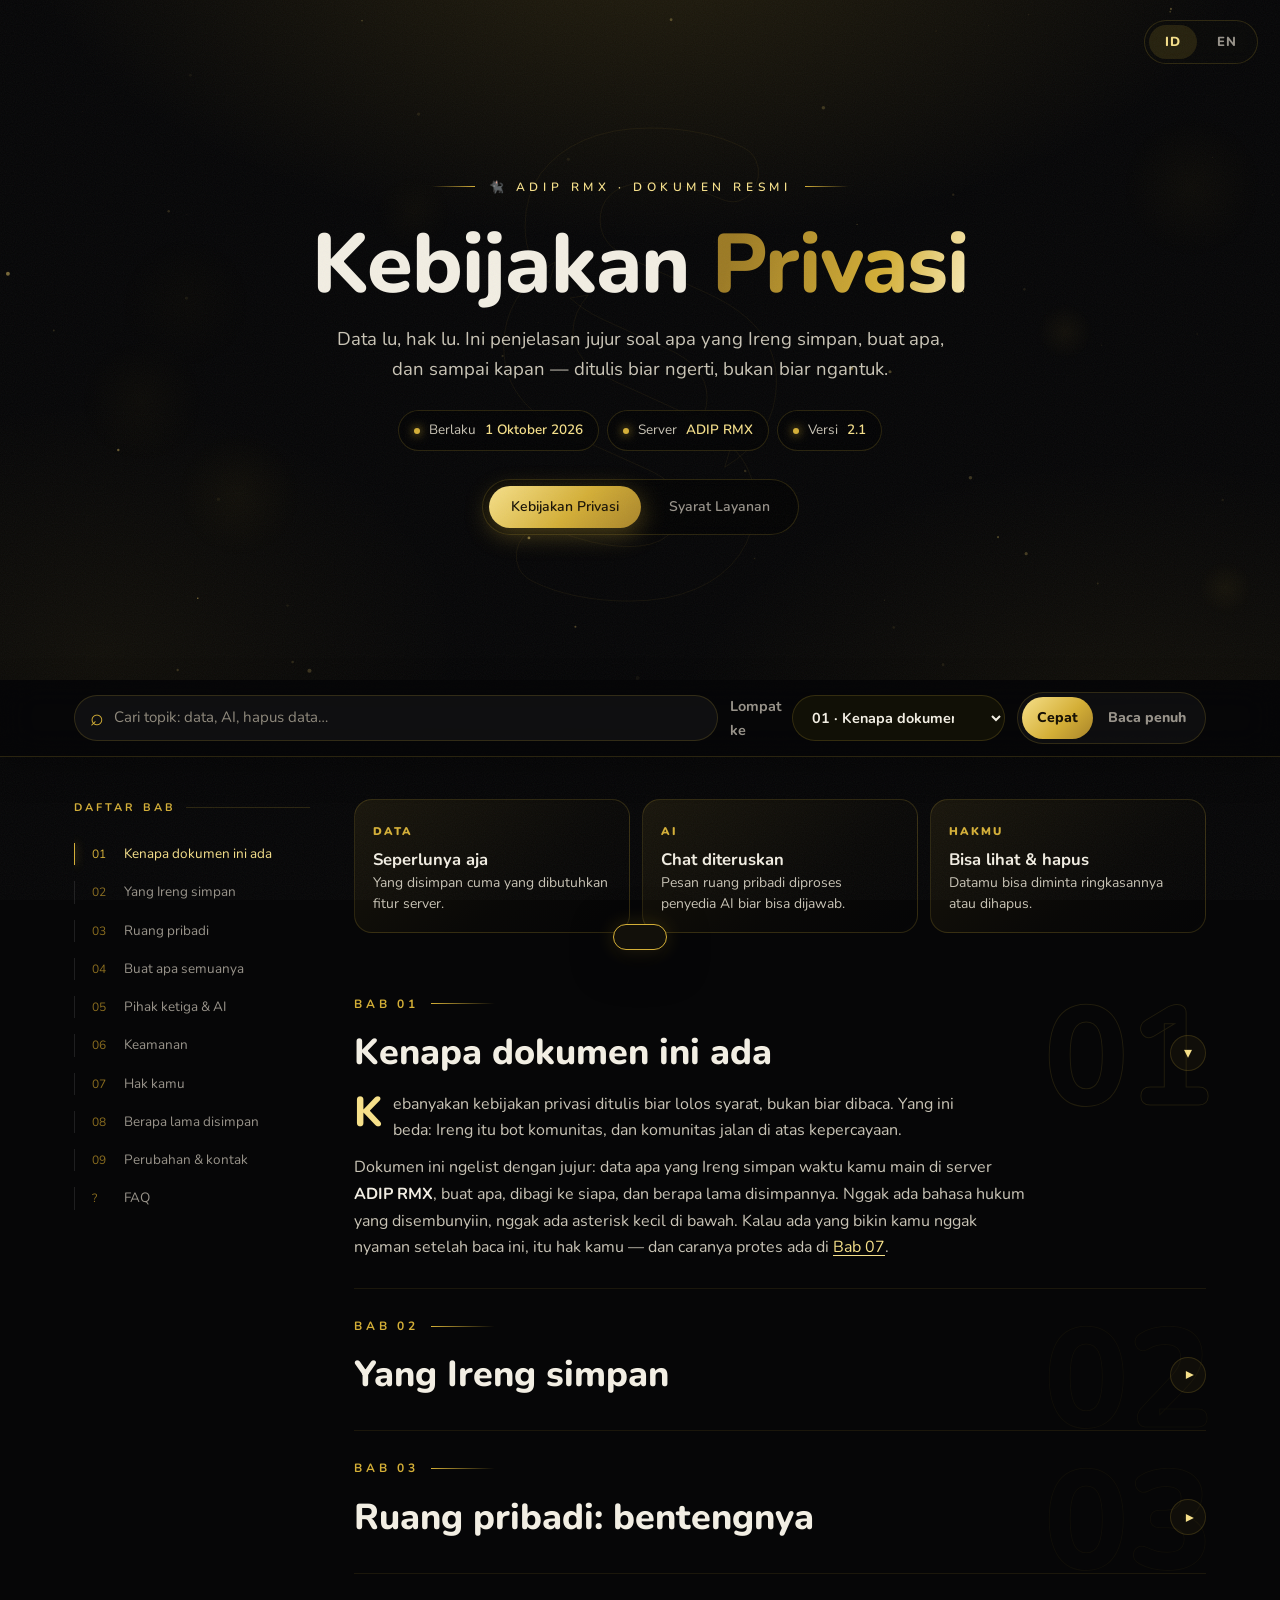
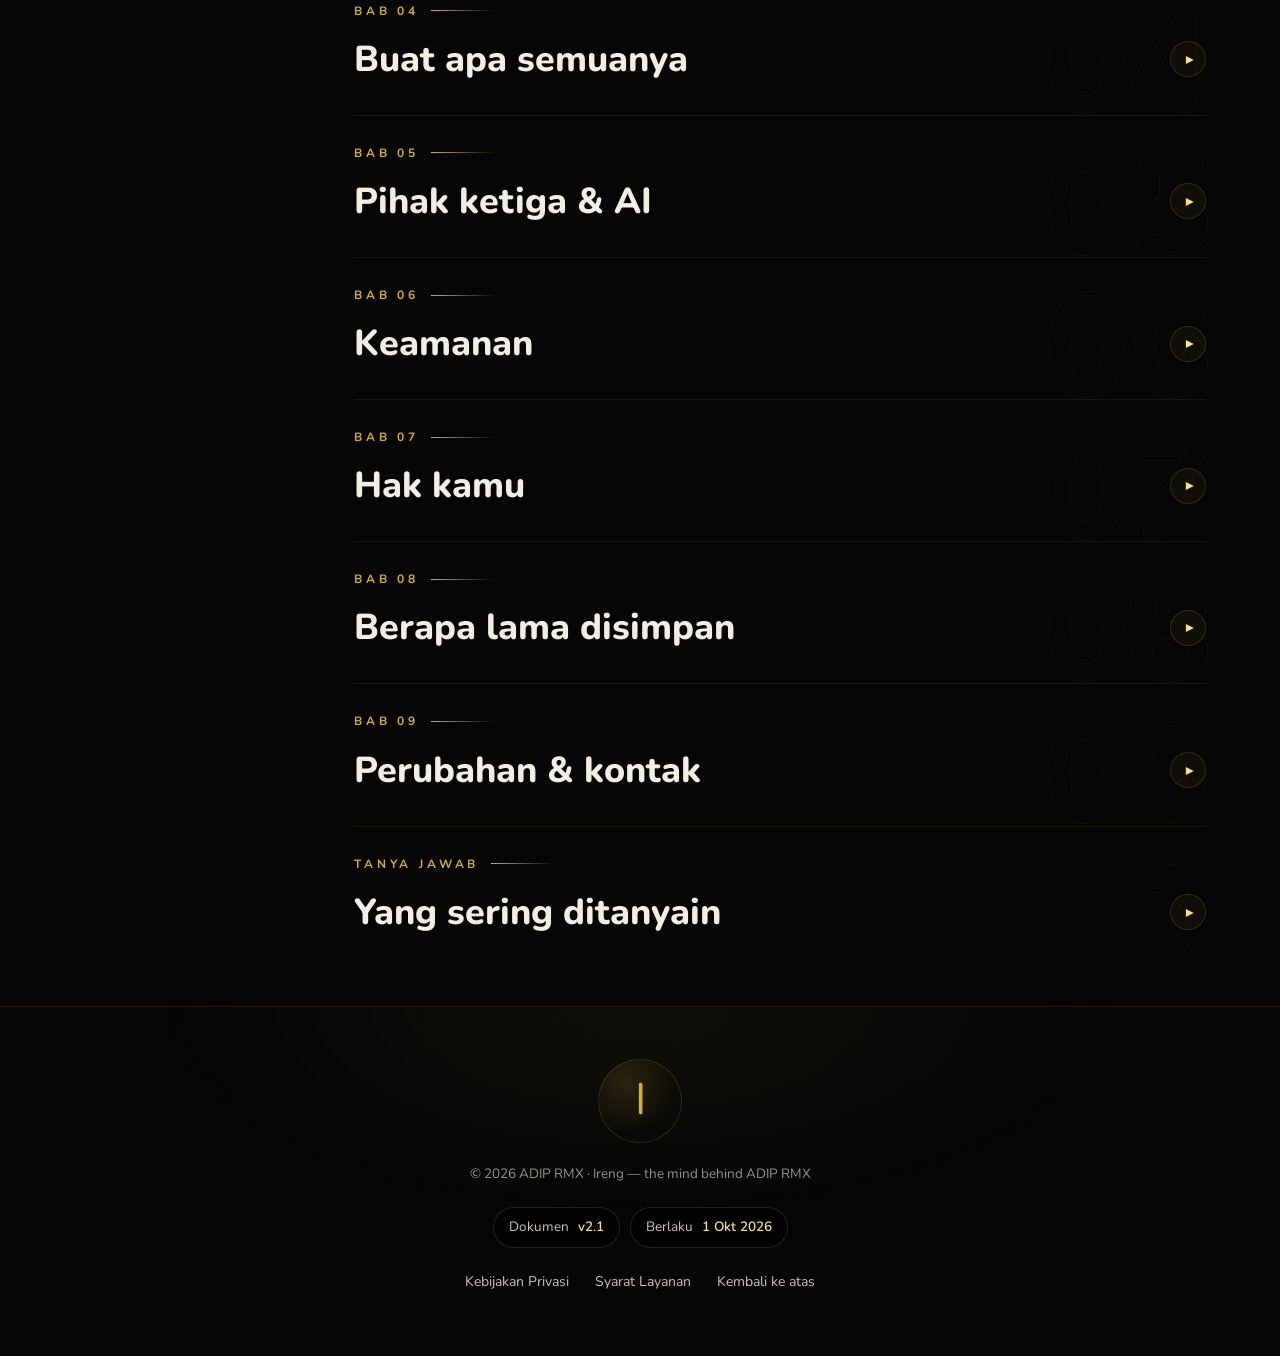
<file: index.html>
<!DOCTYPE html>
<html lang="id">
<head>
<meta charset="UTF-8">
<meta name="viewport" content="width=device-width, initial-scale=1">
<title>Ireng — Dokumen Legal</title>
<meta name="description" content="Dokumen legal Ireng — bot Discord komunitas ADIP RMX. Bahasa default: Indonesia.">
<link rel="canonical" href="https://adiprmx.github.io/ireng-legal/privacy-policy.html">
<link rel="alternate" hreflang="id" href="https://adiprmx.github.io/ireng-legal/privacy-policy.html">
<link rel="alternate" hreflang="en" href="https://adiprmx.github.io/ireng-legal/privacy-policy-en.html">
<meta http-equiv="refresh" content="0; url=privacy-policy.html">
<script>location.replace("privacy-policy.html");</script>
<link rel="preconnect" href="https://fonts.googleapis.com">
<link rel="preconnect" href="https://fonts.gstatic.com" crossorigin>
<link href="https://fonts.googleapis.com/css2?family=Nunito:ital,wght@0,400;0,600;0,800;0,900;1,400&display=swap" rel="stylesheet">
<style>
  :root{--bg:#0a0a08;--gold:#d4af37;--gold-hi:#f3d27a;--ink:#f5efe0;--ink-dim:#b8b09a;--hair:rgba(212,175,55,.28)}
  *{margin:0;padding:0;box-sizing:border-box}
  body{min-height:100svh;display:grid;place-items:center;background:radial-gradient(1000px 520px at 50% -12%,rgba(212,175,55,.15),transparent 62%),var(--bg);color:var(--ink);font-family:"Nunito",system-ui,sans-serif;text-align:center;padding:24px}
  .mark{font-size:64px;font-weight:900;color:var(--gold);line-height:1;text-shadow:0 0 34px rgba(212,175,55,.35)}
  h1{font-size:clamp(1.5rem,4vw,2rem);font-weight:900;margin-top:14px}
  h1 span{color:var(--gold-hi)}
  p{color:var(--ink-dim);margin-top:10px;line-height:1.6}
  nav{margin-top:26px;display:flex;gap:10px;justify-content:center;flex-wrap:wrap}
  nav a{padding:9px 20px;border:1px solid var(--hair);border-radius:999px;color:var(--ink);text-decoration:none;font-size:14px;font-weight:800}
  nav a:hover{color:var(--gold-hi);border-color:var(--gold)}
  .en{margin-top:16px;font-size:.85rem}
  .en a{color:var(--ink-dim)}
</style>
</head>
<body>
<main>
  <div class="mark" aria-hidden="true">§</div>
  <h1>Ireng <span>· Dokumen Legal</span></h1>
  <p>Sebentar ya, lu lagi diarahkan ke Kebijakan Privasi.<br>Kalau nggak pindah otomatis, pilih sendiri di bawah ini:</p>
  <nav aria-label="Dokumen legal">
    <a href="privacy-policy.html">Kebijakan Privasi</a>
    <a href="terms-of-service.html">Syarat Layanan</a>
  </nav>
  <p class="en">English? <a href="privacy-policy-en.html">Privacy Policy</a> · <a href="terms-of-service-en.html">Terms of Service</a></p>
</main>
</body>
</html>
</file>
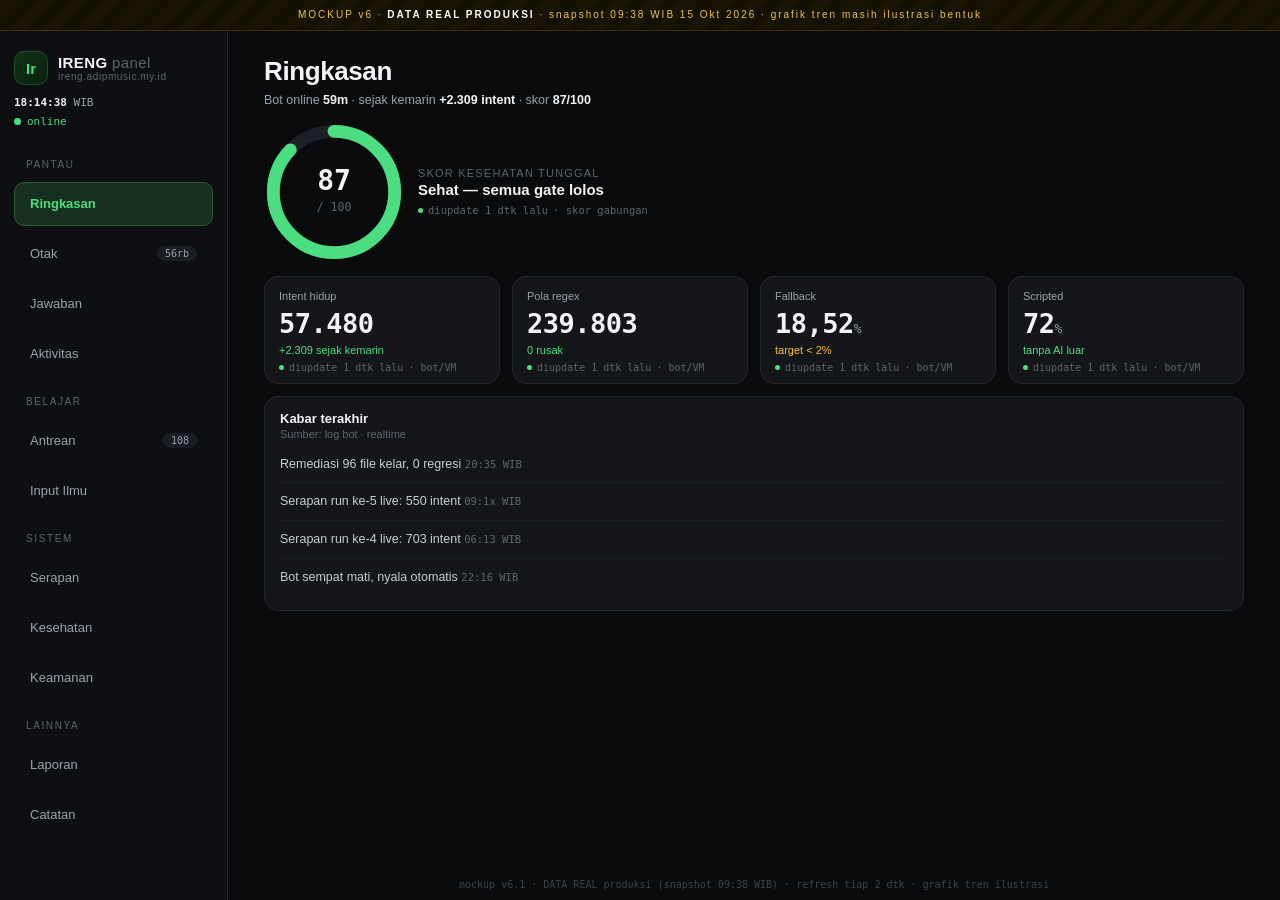
<file: mockup-dashboard.html>
<!DOCTYPE html>
<html lang="id">
<head>
<meta charset="utf-8">
<meta name="viewport" content="width=device-width, initial-scale=1, viewport-fit=cover">
<title>Ireng Panel — Mockup v6</title>
<style>
/* ============ TOKENS ============ */
:root{
  --bg:#0a0b0d; --bg2:#0e0f12; --surface:#14161a; --surface2:#1a1d23;
  --line:#23262d; --line2:#2e323b;
  --txt:#f2f4f6; --mut:#9aa1ad; --dim:#5d646f;
  --acc:#4ade80;            /* satu aksen: hijau sinyal */
  --acc-dim:#16301f;
  --warn:#fbbf24; --bad:#f87171;
  --mono:ui-monospace,'SF Mono',SFMono-Regular,Menlo,Consolas,monospace;
  --r:14px; --tap:44px;
  --pad:16px;
}
*{box-sizing:border-box;margin:0;padding:0;-webkit-tap-highlight-color:transparent}
html{-webkit-text-size-adjust:100%}
body{
  font-family:-apple-system,BlinkMacSystemFont,'Segoe UI',Roboto,Helvetica,sans-serif;
  background:var(--bg);color:var(--txt);
  min-height:100dvh;display:flex;flex-direction:column;
  overscroll-behavior:none;
}
::selection{background:var(--acc-dim)}
button{font-family:inherit}

/* ============ PREVIEW BAR ============ */
.preview{
  background:repeating-linear-gradient(-45deg,#1a1503,#1a1503 12px,#141103 12px,#141103 24px);
  color:#e8c547;font-size:10px;letter-spacing:2px;text-align:center;
  padding:7px 10px;flex-shrink:0;border-bottom:1px solid #3a2f08;
  line-height:1.6;
}
.preview b{color:#fff}

/* ============ SHELL ============ */
.app{flex:1;display:flex;flex-direction:column;min-height:0}
aside{background:var(--bg2);border-bottom:1px solid var(--line);flex-shrink:0;padding:10px 12px}
.brandrow{display:flex;align-items:center;justify-content:space-between;gap:10px;margin-bottom:10px}
.brand{display:flex;align-items:center;gap:10px}
.mark{
  width:34px;height:34px;border-radius:10px;flex-shrink:0;
  background:linear-gradient(135deg,#123318,#0a1f10);
  border:1px solid #1f4d28;
  display:grid;place-items:center;
  font-weight:800;font-size:15px;color:var(--acc);
}
.brand h2{font-size:15px;font-weight:750;letter-spacing:.4px}
.brand h2 span{color:var(--dim);font-weight:400}
.brand small{display:block;font-size:10px;color:var(--dim);font-weight:400;letter-spacing:.6px}
.clock{font-family:var(--mono);font-size:11px;color:var(--mut);text-align:right;line-height:1.5;white-space:nowrap}
.clock b{color:var(--txt)}
.livedot{display:inline-flex;align-items:center;gap:6px;font-size:11px;color:var(--acc);margin-top:2px}
.livedot i{width:7px;height:7px;border-radius:50%;background:var(--acc);animation:pulse 2s infinite}
@keyframes pulse{0%,100%{opacity:1}50%{opacity:.3}}

nav{display:flex;gap:6px;overflow-x:auto;padding-bottom:8px;scrollbar-width:none}
nav::-webkit-scrollbar{display:none}
nav .g{display:none}
nav button{
  flex-shrink:0;display:flex;align-items:center;gap:8px;
  background:none;border:1px solid var(--line);color:var(--mut);
  font-size:13px;padding:0 15px;min-height:var(--tap);border-radius:99px;cursor:pointer;white-space:nowrap;
  transition:all .18s ease;
}
nav button .n{font-size:10px;font-family:var(--mono);background:var(--surface2);color:var(--mut);border-radius:10px;padding:2px 8px}
nav button.on{background:var(--acc-dim);color:var(--acc);border-color:#2a5c36;font-weight:600}
nav button.on .n{background:#0d2313;color:var(--acc)}
nav button:active{transform:scale(.96)}

main{flex:1;min-height:0;overflow:hidden;display:flex;flex-direction:column;position:relative}
.page{display:none;flex:1;min-height:0;overflow-y:auto;padding:var(--pad) var(--pad) 20px;scrollbar-width:thin}
.page.on{display:block;animation:pageIn .3s cubic-bezier(.2,.8,.2,1)}
@keyframes pageIn{from{opacity:0;transform:translateY(8px)}to{opacity:1;transform:none}}

/* ============ PAGE HEADER ============ */
.phead{display:flex;align-items:flex-end;justify-content:space-between;gap:12px;margin-bottom:12px}
.phead h1{font-size:clamp(20px,5.6vw,26px);font-weight:750;letter-spacing:-.4px;line-height:1.15}
.phead p{font-size:12.5px;color:var(--mut);margin-top:4px;line-height:1.5}
.phead p b{color:var(--txt)}

/* ============ HEALTH RING ============ */
.healthrow{display:grid;grid-template-columns:112px 1fr;gap:14px;align-items:center;margin-bottom:14px}
.ring{width:112px;height:112px;flex-shrink:0}
.ring text{font-family:var(--mono)}
.healthmeta .lab{font-size:11px;color:var(--dim);text-transform:uppercase;letter-spacing:1.2px;margin-bottom:2px}
.healthmeta .st{font-size:15px;font-weight:650;margin-bottom:6px}
.healthmeta .src{font-size:10.5px;color:var(--dim);font-family:var(--mono)}

/* ============ METRIC CARDS ============ */
.cards{display:grid;grid-template-columns:repeat(2,1fr);gap:10px;margin-bottom:12px}
.c{background:var(--surface);border:1px solid var(--line);border-radius:var(--r);padding:13px 14px 10px;position:relative;overflow:hidden}
.c::after{content:'';position:absolute;left:0;top:0;bottom:0;width:3px;background:var(--acc);opacity:0;transition:opacity .2s}
.c.on::after{opacity:1}
.c .k{font-size:11px;color:var(--mut);margin-bottom:6px;display:flex;justify-content:space-between;align-items:center}
.c .v{font-family:var(--mono);font-size:clamp(21px,6.2vw,27px);font-weight:700;letter-spacing:-.5px;font-variant-numeric:tabular-nums}
.c .v small{font-size:.48em;font-weight:400;color:var(--mut)}
.c .d{font-size:11px;margin-top:5px;color:var(--acc)}
.c .d.warn{color:var(--warn)}
.c .d.bad{color:var(--bad)}
.src{font-size:10px;color:var(--dim);font-family:var(--mono);margin-top:6px;display:flex;align-items:center;gap:5px;flex-wrap:wrap;row-gap:2px;min-width:0}
.src i{width:5px;height:5px;border-radius:50%;background:var(--acc);flex-shrink:0;animation:pulse 2s infinite}
.src span[id^="fr-"]{white-space:nowrap}
.src .from{color:var(--dim)}
svg.spark{position:absolute;right:10px;bottom:26px;opacity:.5}

/* ============ PANELS ============ */
.panel{background:var(--surface);border:1px solid var(--line);border-radius:var(--r);padding:14px 15px;margin-bottom:12px}
.panel h3{font-size:13px;font-weight:650;margin-bottom:2px}
.panel .hint{font-size:11px;color:var(--dim);margin-bottom:6px}
.duo{display:grid;grid-template-columns:1fr;gap:12px}

.rl{font-size:12.5px;color:#c7ccd4;padding:10px 0;border-bottom:1px solid #1c1f25;display:flex;justify-content:space-between;align-items:center;gap:10px;min-height:40px}
.rl:last-child{border-bottom:none}
.rl .a{color:var(--dim);font-size:11px;flex-shrink:0;font-family:var(--mono)}
.tag{font-size:10.5px;font-family:var(--mono);background:var(--surface2);border:1px solid var(--line2);color:var(--mut);padding:3px 10px;border-radius:12px;white-space:nowrap}
.tag.ok{color:var(--acc);border-color:#234d2d;background:var(--acc-dim)}
.tag.warn{color:var(--warn);border-color:#5a4513;background:#241c08}
.tag.bad{color:var(--bad);border-color:#5c2323;background:#2a0f0f}

.bar{height:7px;background:#1d2026;border-radius:4px;overflow:hidden;margin:6px 0 4px}
.bar i{display:block;height:100%;background:var(--acc);border-radius:4px;width:0;transition:width .9s cubic-bezier(.2,.8,.2,1)}

.feed{font-size:12.5px;color:#c7ccd4}
.feed div{padding:9px 0;border-bottom:1px solid #1c1f25;line-height:1.5}
.feed div:last-child{border-bottom:none}
.feed time{color:var(--dim);font-size:10.5px;font-family:var(--mono)}

.alert{display:flex;gap:10px;align-items:flex-start;background:#1c1414;border:1px solid #4a2222;border-radius:var(--r);padding:12px 14px;margin-bottom:12px;font-size:12.5px;line-height:1.5}
.alert.ok{background:#101a12;border-color:#234d2d}
.alert .t{font-weight:650;margin-bottom:2px}
.alert p{color:var(--mut);font-size:12px}

/* ============ DONUT / CHART ============ */
.donut{display:flex;align-items:center;gap:16px}
.legend{font-size:12.5px;color:#c7ccd4}
.legend div{margin:8px 0;display:flex;align-items:center;gap:8px}
.legend i{width:10px;height:10px;border-radius:3px;flex-shrink:0}
.legend b{font-family:var(--mono)}
svg.chart{width:100%;height:auto;display:block}
.tick{font-size:10.5px;color:var(--dim);text-align:right;margin-top:4px;font-family:var(--mono)}

/* ============ FORMS ============ */
.field{margin-bottom:14px}
.field label{display:block;font-size:12px;color:var(--mut);margin-bottom:7px;font-weight:550}
.field input[type=text],.field input[type=date],.field select,.field textarea{
  width:100%;background:#0e1013;border:1px solid var(--line2);border-radius:10px;
  color:var(--txt);font-size:14px;padding:12px 13px;font-family:inherit;outline:none;
  transition:border-color .15s;
}
.field textarea{min-height:130px;resize:vertical;line-height:1.55}
.field input:focus,.field select:focus,.field textarea:focus{border-color:var(--acc)}
.field .hint{font-size:11px;color:var(--dim);margin-top:6px;line-height:1.5}
.btn{
  display:inline-flex;align-items:center;justify-content:center;gap:8px;
  background:var(--acc);color:#06130a;border:none;border-radius:12px;
  font-size:14px;font-weight:700;padding:13px 22px;cursor:pointer;min-height:48px;
  transition:transform .12s,filter .15s;
}
.btn:active{transform:scale(.97)}
.btn.ghost{background:none;border:1px solid var(--line2);color:var(--txt);font-weight:550}
.btn:disabled{opacity:.4;cursor:default}
.btnrow{display:flex;gap:10px;flex-wrap:wrap;margin-top:6px}
.toast{
  position:fixed;left:50%;bottom:24px;transform:translateX(-50%) translateY(20px);
  background:var(--surface2);border:1px solid #2a5c36;color:var(--acc);
  padding:12px 20px;border-radius:12px;font-size:13px;font-weight:600;opacity:0;
  transition:all .3s cubic-bezier(.2,.8,.2,1);pointer-events:none;z-index:99;
  max-width:calc(100vw - 40px);text-align:center;
}
.toast.show{opacity:1;transform:translateX(-50%) translateY(0)}

/* ============ SEARCH ============ */
.searchbox{display:flex;gap:8px;margin-bottom:10px}
.searchbox input{
  flex:1;background:#0e1013;border:1px solid var(--line2);border-radius:10px;
  color:var(--txt);font-size:14px;padding:11px 13px;font-family:inherit;outline:none;min-width:0;
}
.searchbox input:focus{border-color:var(--acc)}
.searchres{max-height:300px;overflow-y:auto}
.hit{padding:10px 12px;border:1px solid var(--line);border-radius:10px;margin-bottom:8px;background:#101216}
.hit .id{font-family:var(--mono);font-size:11px;color:var(--acc);margin-bottom:3px}
.hit .q{font-size:13px;font-weight:600;margin-bottom:2px}
.hit .p{font-size:11.5px;color:var(--dim);font-family:var(--mono);line-height:1.5;word-break:break-all}
.hit .st{font-size:10.5px;margin-top:5px}
.empty{padding:22px;text-align:center;color:var(--dim);font-size:12.5px;line-height:1.6}

/* ============ NOTES ============ */
.notecard{background:#141410;border:1px dashed #4a4020;border-radius:12px;padding:12px 14px;font-size:13px;color:#d8c98e;line-height:1.55;margin-bottom:10px}
.notecard .meta{font-size:10.5px;color:#7a6f45;font-family:var(--mono);margin-top:6px}

/* ============ FOOTER ============ */
.foot{font-size:10px;color:#3d434d;text-align:center;padding:10px;font-family:var(--mono);flex-shrink:0}

/* ============ DESKTOP ============ */
@media(min-width:760px){
  .app{flex-direction:row}
  aside{width:228px;border-bottom:none;border-right:1px solid var(--line);padding:20px 14px;overflow-y:auto}
  .brandrow{flex-direction:column;align-items:flex-start;margin-bottom:14px}
  .clock{text-align:left}
  nav{flex-direction:column;overflow:visible;padding-bottom:0}
  nav .g{display:block;font-size:10px;color:var(--dim);text-transform:uppercase;letter-spacing:1.6px;margin:14px 12px 6px}
  nav button{border-radius:10px;justify-content:space-between;width:100%;border-color:transparent}
  main{padding:0}
  .page{padding:22px 28px}
  .cards{grid-template-columns:repeat(4,1fr);gap:12px}
  .duo{grid-template-columns:1.25fr 1fr}
  .healthrow{grid-template-columns:140px 1fr;max-width:520px}
  .ring{width:140px;height:140px}
  nav button:hover{border-color:var(--line);color:var(--txt)}
}
@media(min-width:1200px){.cards{grid-template-columns:repeat(4,1fr)}.page{padding:26px 36px}}
@media(prefers-reduced-motion:reduce){*{animation:none!important;transition:none!important}}
</style>
</head>
<body>
<div class="preview">MOCKUP v6 · <b>DATA REAL PRODUKSI</b> · snapshot 09:38 WIB 15 Okt 2026 · grafik tren masih ilustrasi bentuk</div>
<div class="app">
<aside>
  <div class="brandrow">
    <div class="brand">
      <div class="mark">Ir</div>
      <div><h2>IRENG <span>panel</span><small>ireng.adipmusic.my.id</small></h2></div>
    </div>
    <div class="clock"><b id="clock">--:--:--</b> WIB<br><span class="livedot"><i></i>online</span></div>
  </div>
  <nav id="nav">
    <div class="g">Pantau</div>
    <button class="on" data-p="p1">Ringkasan</button>
    <button data-p="p2">Otak <span class="n">56rb</span></button>
    <button data-p="p3">Jawaban</button>
    <button data-p="p4">Aktivitas</button>
    <div class="g">Belajar</div>
    <button data-p="p5">Antrean <span class="n">108</span></button>
    <button data-p="p6">Input Ilmu</button>
    <div class="g">Sistem</div>
    <button data-p="p7">Serapan</button>
    <button data-p="p8">Kesehatan</button>
    <button data-p="p9">Keamanan</button>
    <div class="g">Lainnya</div>
    <button data-p="p10">Laporan</button>
    <button data-p="p11">Catatan</button>
  </nav>
</aside>
<main id="main">

<!-- ============ P1 RINGKASAN ============ -->
<div class="page on" id="p1">
  <div class="phead">
    <div><h1>Ringkasan</h1><p>Bot online <b>59m</b> · sejak kemarin <b>+2.309 intent</b> · skor <b>87/100</b></p></div>
  </div>
  <div class="healthrow">
    <svg class="ring" viewBox="0 0 120 120" role="img" aria-label="skor kesehatan 87">
      <circle cx="60" cy="60" r="52" fill="none" stroke="#1d2026" stroke-width="11"/>
      <circle id="ringFg" cx="60" cy="60" r="52" fill="none" stroke="#4ade80" stroke-width="11" stroke-linecap="round" stroke-dasharray="327" stroke-dashoffset="42" transform="rotate(-90 60 60)"/>
      <text x="60" y="58" text-anchor="middle" fill="#f2f4f6" font-size="24" font-weight="700" id="healthScore">87</text>
      <text x="60" y="76" text-anchor="middle" fill="#5d646f" font-size="10">/ 100</text>
    </svg>
    <div class="healthmeta">
      <div class="lab">Skor kesehatan tunggal</div>
      <div class="st">Sehat — semua gate lolos</div>
      <div class="src"><i></i><span id="fr-health">0 mdtk lalu</span><span class="from">· skor gabungan</span></div>
    </div>
  </div>
  <div class="cards">
    <div class="c"><div class="k">Intent hidup</div><div class="v" id="m-intent">0</div><div class="d">+2.309 sejak kemarin</div><div class="src"><i></i><span id="fr-intent">0 mdtk lalu</span><span class="from">· bot/VM</span></div></div>
    <div class="c"><div class="k">Pola regex</div><div class="v" id="m-pola">0</div><div class="d">0 rusak</div><div class="src"><i></i><span id="fr-pola">0 mdtk lalu</span><span class="from">· bot/VM</span></div></div>
    <div class="c"><div class="k">Fallback</div><div class="v"><span id="m-fallback">0</span><small>%</small></div><div class="d warn">target &lt; 2%</div><div class="src"><i></i><span id="fr-fallback">0 mdtk lalu</span><span class="from">· bot/VM</span></div></div>
    <div class="c"><div class="k">Scripted</div><div class="v"><span id="m-scripted">0</span><small>%</small></div><div class="d">tanpa AI luar</div><div class="src"><i></i><span id="fr-scripted">0 mdtk lalu</span><span class="from">· bot/VM</span></div></div>
  </div>
  <div class="panel">
    <h3>Kabar terakhir</h3><div class="hint">Sumber: log bot · realtime</div>
    <div class="feed">
      <div>Remediasi 96 file kelar, 0 regresi <time>20:35 WIB</time></div>
      <div>Serapan run ke-5 live: 550 intent <time>09:1x WIB</time></div>
      <div>Serapan run ke-4 live: 703 intent <time>06:13 WIB</time></div>
      <div>Bot sempat mati, nyala otomatis <time>22:16 WIB</time></div>
    </div>
  </div>
</div>

<!-- ============ P2 OTAK ============ -->
<div class="page" id="p2">
  <div class="phead">
    <div><h1>Otak</h1><p><b id="m-intent2">57.480</b> intent · <b id="m-pola2">239.803</b> pola · <b>0</b> rusak</p></div>
  </div>
  <div class="panel">
    <h3>Cari intent / pola</h3>
    <div class="hint">Hidup atau mati · ketik kata kunci, hasil langsung tampil</div>
    <div class="searchbox">
      <input type="text" id="q" placeholder="cth: b55905, sapaan, chord…" autocomplete="off">
    </div>
    <div class="searchres" id="qres"></div>
    <div class="src"><i></i><span id="fr-search">0 mdtk lalu</span><span class="from">· bot/VM · indeks lokal</span></div>
  </div>
  <div class="duo">
    <div class="panel"><h3>Pertumbuhan 7 hari</h3>
      <svg class="chart" viewBox="0 0 300 90" preserveAspectRatio="xMidYMid meet">
        <polyline points="0,78 50,72 100,63 150,50 200,36 250,22 300,12" fill="none" stroke="#4ade80" stroke-width="2.5"/>
        <circle cx="300" cy="12" r="4.5" fill="#4ade80"/>
      </svg>
      <div class="tick">55.171 → 57.480 (+2.309)</div>
      <div class="src"><i></i><span id="fr-growth">0 mdtk lalu</span><span class="from">· bot/VM</span></div>
    </div>
    <div class="panel"><h3>Laris vs nganggur</h3><div class="hint">30 hari · ketuk buat drill-down</div>
      <div class="rl"><span>Sapaan &amp; banter</span><span class="tag ok">12,4rb hit</span></div>
      <div class="rl"><span>Musik: chord &amp; BPM</span><span class="tag ok">8,1rb hit</span></div>
      <div class="rl"><span>Nganggur 90 hari</span><span class="tag warn">312</span></div>
      <div class="rl"><span>Pola mati</span><span class="tag ok">0</span></div>
      <div class="src"><i></i><span id="fr-laris">0 mdtk lalu</span><span class="from">· bot/VM</span></div>
    </div>
  </div>
</div>

<!-- ============ P3 JAWABAN ============ -->
<div class="page" id="p3">
  <div class="phead">
    <div><h1>Jawaban</h1><p>Dari mana jawaban datang · hari ini</p></div>
  </div>
  <div class="duo">
    <div class="panel"><h3>Sumber jawaban</h3>
      <div class="donut">
        <svg width="110" height="110" viewBox="0 0 110 110" role="img" aria-label="donat sumber jawaban">
          <circle cx="55" cy="55" r="44" fill="none" stroke="#1d2026" stroke-width="15"/>
          <circle cx="55" cy="55" r="44" fill="none" stroke="#4ade80" stroke-width="15" stroke-dasharray="199 276" stroke-dashoffset="69" transform="rotate(-90 55 55)"/>
          <circle cx="55" cy="55" r="44" fill="none" stroke="#5a5e66" stroke-width="15" stroke-dasharray="26 276" stroke-dashoffset="-130" transform="rotate(-90 55 55)"/>
          <circle cx="55" cy="55" r="44" fill="none" stroke="#fbbf24" stroke-width="15" stroke-dasharray="51 276" stroke-dashoffset="-156" transform="rotate(-90 55 55)"/>
          <text x="55" y="62" text-anchor="middle" fill="#fff" font-size="18" font-weight="700" font-family="ui-monospace,monospace">72%</text>
        </svg>
        <div class="legend">
          <div><i style="background:#4ade80"></i>Scripted · <b>72%</b></div>
          <div><i style="background:#5a5e66"></i>LLM · <b>9,5%</b></div>
          <div><i style="background:#fbbf24"></i>Fallback · <b>18,5%</b></div>
        </div>
      </div>
      <div class="src"><i></i><span id="fr-donut">0 mdtk lalu</span><span class="from">· bot/VM</span></div>
    </div>
    <div class="panel"><h3>Tren fallback 30 hari</h3><div class="hint">Garis turun = bagus</div>
      <svg class="chart" viewBox="0 0 300 90" preserveAspectRatio="xMidYMid meet">
        <polyline points="0,24 60,30 120,38 180,50 240,58 300,64" fill="none" stroke="#fbbf24" stroke-width="2.5"/>
      </svg>
      <div class="tick">18,81% → 18,52%</div>
      <div class="src"><i></i><span id="fr-tren">0 mdtk lalu</span><span class="from">· bot/VM</span></div>
    </div>
  </div>
  <div class="panel">
    <h3>Perbandingan periode</h3><div class="hint">Minggu ini vs minggu lalu</div>
    <div class="rl"><span>Fallback</span><span class="tag warn">18,52% vs 18,81%</span></div>
    <div class="rl"><span>Scripted</span><span class="tag ok">72,0% vs 71,2%</span></div>
    <div class="rl"><span>Intent baru</span><span class="tag ok">+6.198 vs +3.914</span></div>
    <div class="src"><i></i><span id="fr-banding">0 mdtk lalu</span><span class="from">· bot/VM</span></div>
  </div>
</div>

<!-- ============ P4 AKTIVITAS ============ -->
<div class="page" id="p4">
  <div class="phead">
    <div><h1>Aktivitas</h1><p>Ramai-ramai chat · hari ini</p></div>
  </div>
  <div class="duo">
    <div class="panel"><h3>Chat per jam</h3><div class="hint">Puncak jam 21</div>
      <svg class="chart" viewBox="0 0 300 100" preserveAspectRatio="xMidYMid meet">
        <rect x="8" y="62" width="30" height="30" rx="4" fill="#262a32"/><rect x="50" y="48" width="30" height="44" rx="4" fill="#262a32"/><rect x="92" y="54" width="30" height="38" rx="4" fill="#262a32"/><rect x="134" y="32" width="30" height="60" rx="4" fill="#3d434e"/><rect x="176" y="38" width="30" height="54" rx="4" fill="#3d434e"/><rect x="218" y="14" width="30" height="78" rx="4" fill="#4ade80"/><rect x="260" y="42" width="30" height="50" rx="4" fill="#3d434e"/>
      </svg>
      <div class="tick">total <b id="m-chat">0</b> turn hari ini</div>
      <div class="src"><i></i><span id="fr-chat">0 mdtk lalu</span><span class="from">· bot/VM</span></div>
    </div>
    <div class="panel"><h3>Topik lagi rame</h3>
      <div class="rl"><span>Kopdes Merah Putih serentak</span><span class="tag">scout</span></div>
      <div class="rl"><span>BMKG banjir rob 11 wilayah</span><span class="tag">scout</span></div>
      <div class="rl"><span>JxJ SEVENTEEN</span><span class="tag">scout</span></div>
      <div class="src"><i></i><span id="fr-topik">0 mdtk lalu</span><span class="from">· scout + bot/VM</span></div>
    </div>
  </div>
</div>

<!-- ============ P5 BELAJAR ============ -->
<div class="page" id="p5">
  <div class="phead">
    <div><h1>Antrean belajar</h1><p><b id="m-draft">108</b> draft nunggu review · gate tetap, nggak dilonggarkan</p></div>
  </div>
  <div class="duo">
    <div class="panel"><h3>Draft &amp; auto-approve</h3>
      <div class="bar"><i id="bar-draft" data-w="12"></i></div>
      <div style="font-size:12px;color:var(--mut)">12 dari 102 siap kuis parafrase</div>
      <div class="rl"><span>Auto-approve 24 jam</span><span class="tag ok">3</span></div>
      <div class="rl"><span>Kata/slang baru 7 hari</span><span class="tag ok">+1.240</span></div>
      <div class="src"><i></i><span id="fr-draft">0 mdtk lalu</span><span class="from">· bot/VM</span></div>
    </div>
    <div class="panel"><h3>Unmatched terbaru</h3><div class="hint">Yang belum dikenali</div>
      <div class="rl"><span>"reng bau"</span><span class="a">14 Okt 14:55</span></div>
      <div class="rl"><span>"woik"</span><span class="a">14 Okt 14:55</span></div>
      <div class="src"><i></i><span id="fr-unmatch">0 mdtk lalu</span><span class="from">· bot/VM</span></div>
    </div>
  </div>
</div>

<!-- ============ P6 INPUT ILMU ============ -->
<div class="page" id="p6">
  <div class="phead">
    <div><h1>Input ilmu</h1><p>Ajari Ireng kayak ngajarin lewat chat · masuk antrean draft, tetap lewat gate</p></div>
  </div>
  <div class="panel">
    <div class="field">
      <label for="ilmu-teks">Ilmu / pengetahuan</label>
      <textarea id="ilmu-teks" placeholder="Contoh: Kalau user nanya &quot;jadwal KRL Bogor-Jakarta&quot;, jawab dari jadwal terbaru, jangan ngarang. Kalau nggak tahu, bilang nggak tahu."></textarea>
      <div class="hint">Tulis kayak ngomong ke orang — Ireng yang olah jadi pola. Nggak usah pakai bahasa kaku.</div>
    </div>
    <div class="field">
      <label for="ilmu-kat">Kategori</label>
      <select id="ilmu-kat">
        <option>Pengetahuan umum</option>
        <option>Musik &amp; produksi</option>
        <option>Server / komunitas</option>
        <option>Cara menjawab</option>
        <option>Kepribadian</option>
        <option>Safety / anti-ngaco</option>
      </select>
    </div>
    <div class="btnrow">
      <button class="btn" id="ilmu-kirim">Masukin antrean</button>
      <button class="btn ghost" id="ilmu-reset">Bersihin</button>
    </div>
    <div class="hint" style="font-size:11px;color:var(--dim);margin-top:10px">Preview: ilmu masuk antrean belajar (draft), di-review + kuis parafrase dulu sebelum live. Bukan aksi read-only — ini pengecualian yang disetujui.</div>
  </div>
  <div class="panel">
    <h3>Antrean dari form ini</h3><div class="hint" id="ilmu-count">Belum ada</div>
    <div class="feed" id="ilmu-list"></div>
  </div>
</div>

<!-- ============ P7 SERAPAN ============ -->
<div class="page" id="p7">
  <div class="phead">
    <div><h1>Serapan</h1><p>Run per jam · otomatis jalan sendiri</p></div>
  </div>
  <div class="panel"><div class="feed">
    <div>Run ke-5 · 550 intent · <b style="color:var(--acc)">live</b> <time>09:1x WIB · 9a38bca</time></div>
    <div>Run ke-4 · 703 intent · live <time>06:13 WIB · c80b3ab3</time></div>
    <div>Run ke-3 · 284 intent · live <time>04:13 WIB · 554e30c7</time></div>
    <div>Run ke-2 · 448 intent · live <time>02:13 WIB · eef7249e</time></div>
    <div>Run ke-22 · 299 intent · live <time>14 Okt 22:13 · 3b093874</time></div>
  </div>
  <div class="src"><i></i><span id="fr-serapan">0 mdtk lalu</span><span class="from">· bot/VM</span></div></div>
  <div class="panel"><h3>Riwayat deploy</h3><div class="hint">Perubahan ke produksi</div><div class="feed">
    <div>+550 intent · serapan run ke-5 <time>09:1x · 9a38bca</time></div>
    <div>+703 intent · serapan run ke-4 <time>08:16 · c80b3ab3</time></div>
    <div>+25 intent · tumpah-ilmu ke-208 <time>05:05 · 73edf724</time></div>
    <div>+448 intent · serapan run ke-2 <time>04:48 · eef7249e</time></div>
  </div></div>
</div>

<!-- ============ P8 KESEHATAN ============ -->
<div class="page" id="p8">
  <div class="phead">
    <div><h1>Kesehatan</h1><p>Kondisi bot saat ini</p></div>
  </div>
  <div class="alert ok"><div><div class="t">Semua sistem normal</div><p>1 proses, login Ireng#8292, 0 traceback baru 24 jam.</p></div></div>
  <div class="cards">
    <div class="c"><div class="k">Status</div><div class="v" style="font-size:20px;color:var(--acc)">Online</div><div class="src"><i></i><span id="fr-status">0 mdtk lalu</span><span class="from">· bot/VM</span></div></div>
    <div class="c"><div class="k">Uptime</div><div class="v" style="font-size:20px" id="m-uptime">59m</div><div class="src"><i></i><span id="fr-uptime">0 mdtk lalu</span><span class="from">· bot/VM</span></div></div>
    <div class="c"><div class="k">Restart terakhir</div><div class="v" style="font-size:20px">06:33</div><div class="d">otomatis · reboot platform</div><div class="src"><i></i><span id="fr-restart">0 mdtk lalu</span><span class="from">· bot/VM</span></div></div>
    <div class="c"><div class="k">Error 24 jam</div><div class="v">0</div><div class="d">bersih</div><div class="src"><i></i><span id="fr-error">0 mdtk lalu</span><span class="from">· bot/VM</span></div></div>
  </div>
</div>

<!-- ============ P9 KEAMANAN ============ -->
<div class="page" id="p9">
  <div class="phead">
    <div><h1>Keamanan</h1><p>Siapa masuk kapan</p></div>
  </div>
  <div class="panel">
    <div class="rl"><span>Login terakhir</span><span class="a">lo · 23:40 WIB</span></div>
    <div class="rl"><span>Percobaan gagal 7 hari</span><span class="tag ok">0</span></div>
    <div class="rl"><span>IP whitelist</span><span class="tag ok">aktif</span></div>
    <div class="rl"><span>Brute-force shield</span><span class="tag ok">aktif</span></div>
    <div class="src"><i></i><span id="fr-login">0 mdtk lalu</span><span class="from">· bot/VM</span></div>
  </div>
  <div class="alert"><div><div class="t">Audit login</div><p>Setiap login &amp; percobaan gagal tercatat di sini. Preview: contoh statis.</p></div></div>
</div>

<!-- ============ P10 LAPORAN ============ -->
<div class="page" id="p10">
  <div class="phead">
    <div><h1>Laporan</h1><p>Unduh &amp; bandingkan</p></div>
  </div>
  <div class="panel">
    <h3>Filter tanggal</h3><div class="hint">Angka di semua tab ngikutin rentang ini</div>
    <div class="field" style="margin-bottom:8px">
      <label for="f-tgl">Rentang</label>
      <input type="date" id="f-tgl" value="2026-10-15">
    </div>
    <div class="rl"><span>Periode aktif</span><span class="tag ok" id="f-label">15 Okt 2026</span></div>
  </div>
  <div class="panel">
    <h3>Export</h3><div class="hint">Diunduh dari angka yang tampil</div>
    <div class="btnrow">
      <button class="btn ghost" id="exp-hari">Harian (CSV)</button>
      <button class="btn ghost" id="exp-minggu">Mingguan (CSV)</button>
    </div>
  </div>
</div>

<!-- ============ P11 CATATAN ============ -->
<div class="page" id="p11">
  <div class="phead">
    <div><h1>Catatan</h1><p>Coretan lo sendiri · tersimpan di HP ini</p></div>
  </div>
  <div id="note-list"></div>
  <div class="panel">
    <div class="field">
      <label for="note-teks">Catatan baru</label>
      <textarea id="note-teks" style="min-height:90px" placeholder="Tulis di sini…"></textarea>
    </div>
    <button class="btn" id="note-add">Simpan catatan</button>
  </div>
</div>

<div class="foot">mockup v6.1 · DATA REAL produksi (snapshot 09:38 WIB) · refresh tiap 2 dtk · grafik tren ilustrasi</div>
</main>
</div>
<div class="toast" id="toast"></div>
<script>
(function(){
'use strict';
var reduce=window.matchMedia('(prefers-reduced-motion: reduce)').matches;
var $=function(id){return document.getElementById(id);};

/* ============ GLOBAL STORE (simulasi satu sumber data) ============ */
var SRC='bot/VM'; // sumber logis semua komponen
var STORE={
  intent:{v:57480,t:0,src:SRC},
  pola:{v:239803,t:0,src:SRC},
  fallback:{v:18.52,t:0,src:SRC},
  scripted:{v:72,t:0,src:SRC},
  chat:{v:1243,t:0,src:SRC},
  draft:{v:108,t:0,src:SRC},
  health:{v:87,t:0,src:SRC},
  uptimeMin:{v:59,t:0,src:SRC}
};
var POLL_MS=2000; // batas jujur: angka live di-poll tiap 2 detik

function fmt(n,dec){return n.toLocaleString('id-ID',{minimumFractionDigits:dec||0,maximumFractionDigits:dec||0});}
function fresh(ts){
  var d=Date.now()-ts;
  if(d<1000)return d+' mdtk lalu';
  if(d<60000)return Math.floor(d/1000)+' dtk lalu';
  return Math.floor(d/60000)+' mnt lalu';
}
/* refresh semua label freshness (tiap 250ms — cuma hitung mundur, bukan fake data) */
function tickFresh(){
  var ids={intent:'fr-intent',pola:'fr-pola',fallback:'fr-fallback',scripted:'fr-scripted',
    chat:'fr-chat',draft:'fr-draft',health:'fr-health',uptimeMin:'fr-uptime'};
  Object.keys(ids).forEach(function(k){
    var el=$(ids[k]); if(el)el.textContent='diupdate '+fresh(STORE[k].t);
  });
  ['fr-search','fr-growth','fr-laris','fr-donut','fr-tren','fr-banding','fr-topik',
   'fr-unmatch','fr-serapan','fr-status','fr-restart','fr-error','fr-login'].forEach(function(id){
    var el=$(id); if(el)el.textContent='diupdate '+fresh(STORE.intent.t);
  });
}
setInterval(tickFresh,250);

/* render angka dari store */
function render(){
  $('m-intent').textContent=fmt(STORE.intent.v);
  $('m-intent2').textContent=fmt(STORE.intent.v);
  $('m-pola').textContent=fmt(STORE.pola.v);
  $('m-pola2').textContent=fmt(STORE.pola.v);
  $('m-fallback').textContent=STORE.fallback.v.toFixed(2).replace('.',',');
  $('m-scripted').textContent=Math.round(STORE.scripted.v);
  $('m-chat').textContent=fmt(STORE.chat.v);
  $('m-draft').textContent=STORE.draft.v;
  $('m-uptime').textContent=Math.floor(STORE.uptimeMin.v/60)+'j '+Math.floor(STORE.uptimeMin.v%60)+'m';
  $('healthScore').textContent=STORE.health.v;
  var off=327*(1-STORE.health.v/100);
  $('ringFg').style.strokeDashoffset=off;
  tickFresh();
}
/* poll: jitter kecil ±0.3% tiap 2 detik — HANYA metrik volatil.
   Counter monoton (intent, pola, draft) TIDAK PERNAH di-jitter: total intent
   cuma bisa naik saat deploy, bukan goyang tiap detik. Simulasi, bukan klaim presisi ms */
var MONOTONIC={intent:1,pola:1,draft:1};
function poll(){
  var now=Date.now();
  Object.keys(STORE).forEach(function(k){
    if(k==='uptimeMin'||MONOTONIC[k]){STORE[k].t=now;return;} // monoton: timestamp aja
    var m=STORE[k], jit=(Math.random()-0.5)*0.006;
    if(k==='health'){m.v=Math.min(100,Math.max(0,Math.round(m.v*(1+jit))));}
    else if(k==='fallback'||k==='scripted'){m.v=Math.max(0,m.v*(1+jit));}
    else{m.v=Math.max(0,Math.round(m.v*(1+jit)));}
    m.t=now;
  });
  STORE.uptimeMin.t=now;STORE.uptimeMin.v+=POLL_MS/60000; // akumulasi fraksional
  render();
}
/* init timestamps */
(function(){var n=Date.now();Object.keys(STORE).forEach(function(k){STORE[k].t=n;});render();setInterval(poll,POLL_MS);})();

/* ============ CLOCK ============ */
function clock(){
  var d=new Date();
  $('clock').textContent=('0'+d.getHours()).slice(-2)+':'+('0'+d.getMinutes()).slice(-2)+':'+('0'+d.getSeconds()).slice(-2);
}
setInterval(clock,1000);clock();

/* ============ TABS ============ */
var btns=document.querySelectorAll('#nav button');
btns.forEach(function(b){b.addEventListener('click',function(){
  btns.forEach(function(x){x.classList.remove('on');});
  document.querySelectorAll('.page').forEach(function(x){x.classList.remove('on');});
  b.classList.add('on');
  var p=$(b.dataset.p);p.classList.add('on');p.scrollTop=0;
  b.scrollIntoView({block:'nearest',inline:'nearest',behavior:reduce?'auto':'smooth'});
});});

/* ============ TOAST ============ */
var toastT;
function toast(msg){
  var t=$('toast');t.textContent=msg;t.classList.add('show');
  clearTimeout(toastT);toastT=setTimeout(function(){t.classList.remove('show');},2600);
}

/* ============ SEARCH INTENT ============ */
var INDEX=[
  {id:'b55905_dengerin_penuh_dulu',q:'dengerin dulu baru nilai',p:'\\b(dengerin|dengarkan).{0,20}(dulu|penuh)',st:'hidup'},
  {id:'b62997_false_balance',q:'jebakan false balance',p:'\\b(false balance|kedua sisi).{0,30}(jebakan|salah)',st:'hidup'},
  {id:'b63350_kamera_analog_vs_ip',q:'kamera analog vs IP',p:'\\b(kamera).{0,20}(analog|ip|cctv)',st:'hidup'},
  {id:'b63450_blender_nggak_nyala',q:'blender nggak nyala sama sekali',p:'\\b(blender).{0,20}(mati|nggak nyala|rusak)',st:'hidup'},
  {id:'b44950_slang_tusun',q:'arti tusun',p:'\\b(tusun|tooson|saitu)\\b',st:'hidup'},
  {id:'b1702_hook_kapan_upload',q:'kapan upload video ini',p:'\\b(kapan).{0,15}(upload|rilis)',st:'hidup'},
  {id:'b40750_banter_santai',q:'banter santai',p:'\\b(reng).{0,10}(bau|kocak)',st:'hidup'},
  {id:'b99999_contoh_mati',q:'(contoh pola mati)',p:'\\bzzzq9x2\\b',st:'mati'}
];
function doSearch(){
  var q=$('q').value.trim().toLowerCase(),box=$('qres');
  if(q.length<2){box.innerHTML='<div class="empty">Ketik minimal 2 huruf…</div>';return;}
  var hits=INDEX.filter(function(r){return r.id.toLowerCase().indexOf(q)>-1||r.q.toLowerCase().indexOf(q)>-1;});
  if(!hits.length){box.innerHTML='<div class="empty">Nggak ketemu. Coba kata lain.</div>';return;}
  box.innerHTML=hits.map(function(r){
    var tag=r.st==='hidup'?'<span class="tag ok">hidup</span>':'<span class="tag bad">mati</span>';
    return '<div class="hit"><div class="id">'+r.id+'</div><div class="q">'+r.q+'</div><div class="p">'+r.p+'</div><div class="st">'+tag+'</div></div>';
  }).join('');
}
$('q').addEventListener('input',doSearch);
doSearch();

/* ============ INPUT ILMU ============ */
var ILMU=[];
function renderIlmu(){
  var box=$('ilmu-list'),c=$('ilmu-count');
  c.textContent=ILMU.length?ILMU.length+' ilmu di antrean (simulasi)':'Belum ada';
  box.innerHTML=ILMU.map(function(x,i){
    return '<div><b style="color:#4ade80">#'+(i+1)+'</b> · '+x.kat+' — "'+x.teks.slice(0,80)+(x.teks.length>80?'…':'')+'" <time>'+x.waktu+' · draft · nunggu gate</time></div>';
  }).join('')||'';
}
$('ilmu-kirim').addEventListener('click',function(){
  var t=$('ilmu-teks').value.trim();
  if(t.length<10){toast('Tulis dulu ilmunya, minimal 1 kalimat');return;}
  var d=new Date();
  ILMU.unshift({teks:t,kat:$('ilmu-kat').value,waktu:('0'+d.getHours()).slice(-2)+':'+('0'+d.getMinutes()).slice(-2)});
  $('ilmu-teks').value='';
  renderIlmu();toast('Masuk antrean! Nunggu review + kuis parafrase dulu.');
});
$('ilmu-reset').addEventListener('click',function(){$('ilmu-teks').value='';});

/* ============ FILTER TANGGAL ============ */
$('f-tgl').addEventListener('change',function(){
  var v=$('f-tgl').value;
  $('f-label').textContent=v?v.split('-').reverse().join(' '):'—';
  toast('Periode diganti (preview): angka ikut rentang baru');
});

/* ============ EXPORT CSV ============ */
function download(name,content){
  var b=new Blob([content],{type:'text/csv'});
  var a=document.createElement('a');a.href=URL.createObjectURL(b);a.download=name;a.click();
  setTimeout(function(){URL.revokeObjectURL(a.href);},4000);
}
$('exp-hari').addEventListener('click',function(){
  download('laporan-harian-2026-10-15.csv','metrik,nilai,diupdate\nintent,'+STORE.intent.v+','+new Date(STORE.intent.t).toISOString()+'\npola,'+STORE.pola.v+','+new Date(STORE.pola.t).toISOString()+'\nfallback,'+STORE.fallback.v.toFixed(2)+','+new Date(STORE.fallback.t).toISOString()+'\nscripted_pct,'+STORE.scripted.v.toFixed(1)+',\n');
  toast('Laporan harian diunduh (CSV, dari angka yang tampil)');
});
$('exp-minggu').addEventListener('click',function(){
  download('laporan-mingguan-2026-10-15.csv','minggu,fallback,scripted,intent_baru\nminggu-ini,18.52,72.0,6198\nminggu-lalu,18.81,71.2,3914\n');
  toast('Laporan mingguan diunduh (CSV)');
});

/* ============ CATATAN ============ */
function loadNotes(){
  try{return JSON.parse(localStorage.getItem('ireng_notes')||'[]');}catch(e){return[];}
}
function saveNotes(n){localStorage.setItem('ireng_notes',JSON.stringify(n));}
function renderNotes(){
  var notes=loadNotes(),box=$('note-list');
  box.innerHTML=notes.length?notes.map(function(x){
    return '<div class="notecard">'+x.teks+'<div class="meta">'+x.waktu+'</div></div>';
  }).join(''):'<div class="empty">Belum ada catatan.</div>';
}
$('note-add').addEventListener('click',function(){
  var t=$('note-teks').value.trim();
  if(t.length<2){toast('Tulis dulu catatannya');return;}
  var notes=loadNotes(),d=new Date();
  notes.unshift({teks:t.replace(/</g,'&lt;'),waktu:d.toLocaleString('id-ID')});
  saveNotes(notes);$('note-teks').value='';renderNotes();toast('Catatan disimpan di HP ini');
});
renderNotes();

/* bar animasi */
document.querySelectorAll('.bar i[data-w]').forEach(function(b){
  b.style.width='0';
  setTimeout(function(){b.style.width=b.dataset.w+'%';},reduce?0:400);
});
})();
</script>
</body>
</html>
</file>
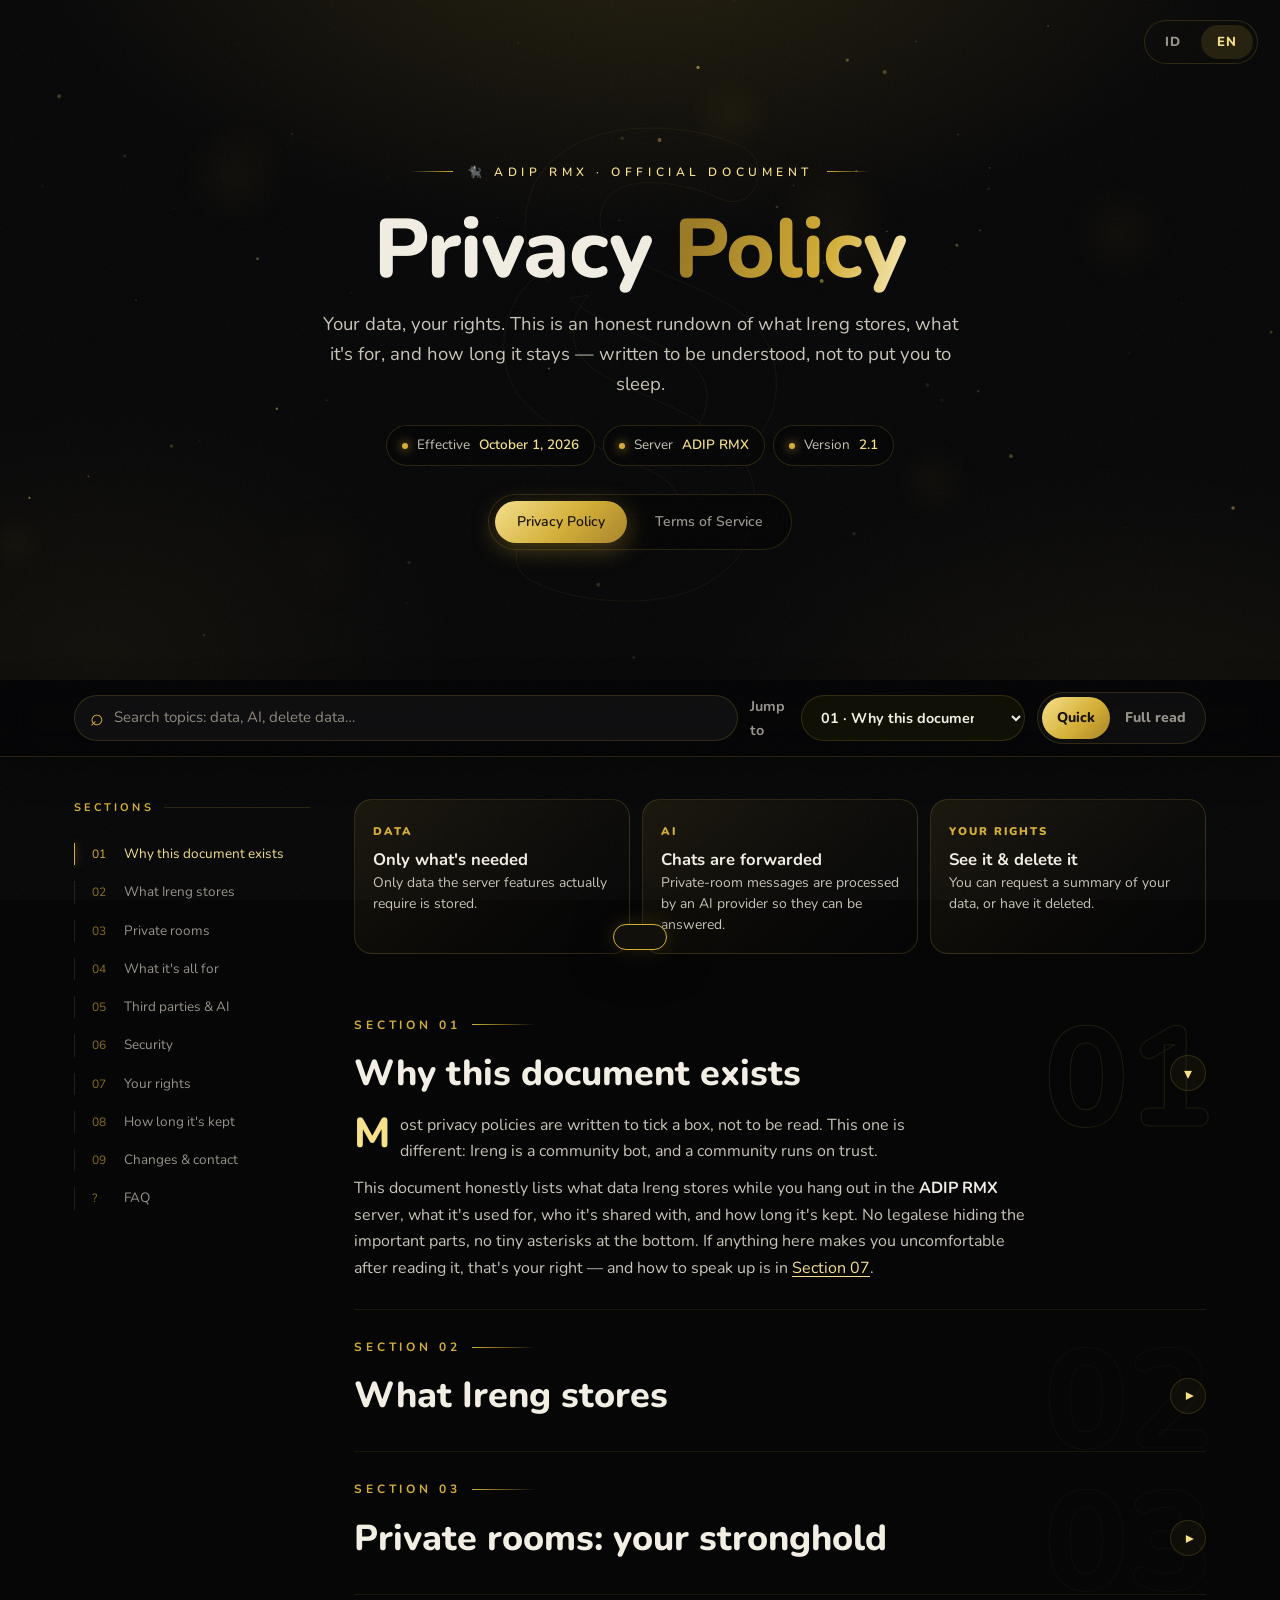
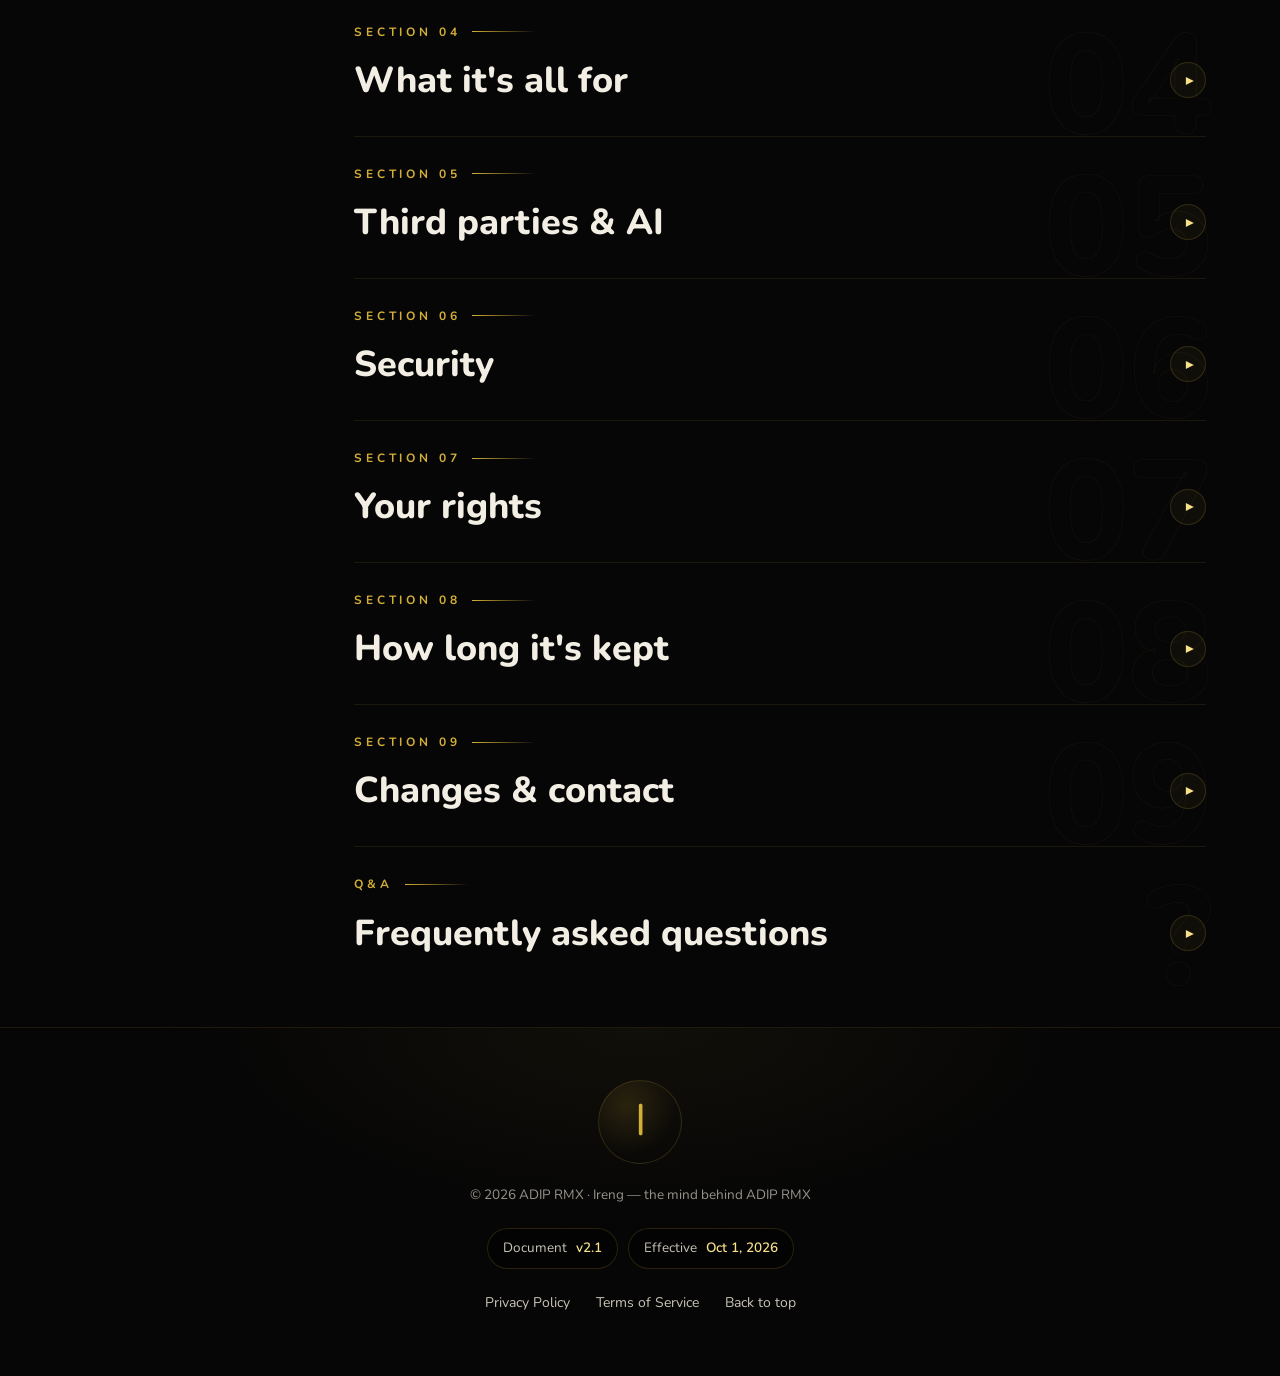
<file: privacy-policy-en.html>
<!DOCTYPE html>
<html lang="en">
<head>
<meta charset="UTF-8">
<meta name="viewport" content="width=device-width, initial-scale=1.0">
<title>Privacy Policy — Ireng · ADIP RMX</title>
<meta name="description" content="Ireng Privacy Policy: an honest explanation of what data the ADIP RMX community Discord bot stores, and why.">
<link rel="alternate" hreflang="id" href="https://adiprmx.github.io/ireng-legal/privacy-policy.html">
<link rel="alternate" hreflang="en" href="https://adiprmx.github.io/ireng-legal/privacy-policy-en.html">
<link rel="preconnect" href="https://fonts.googleapis.com">
<link rel="preconnect" href="https://fonts.gstatic.com" crossorigin>
<link href="https://fonts.googleapis.com/css2?family=Nunito:ital,wght@0,400;0,600;0,700;0,800;0,900;1,400;1,600;1,800&display=swap" rel="stylesheet">
<link rel="stylesheet" href="style.css?v=10">
</head>
<body>
<div id="progress"></div>
<div id="glow"></div>

<header class="hero">
  <canvas id="dust"></canvas>
  <div class="watermark">§</div>
  <nav class="langswitch" aria-label="Language">
      <a href="privacy-policy.html">ID</a>
      <a href="privacy-policy-en.html" class="active" aria-current="true">EN</a>
    </nav>
  <div class="hero-inner">
    <span class="kicker">🐈‍⬛ ADIP RMX · Official Document</span>
    <h1>Privacy <span class="shine">Policy</span></h1>
    <p class="lede">Your data, your rights. This is an honest rundown of what Ireng stores, what it's for, and how long it stays — written to be understood, not to put you to sleep.</p>
    <div class="seals">
      <span class="seal"><span class="dot"></span>Effective <b>October 1, 2026</b></span>
      <span class="seal"><span class="dot"></span>Server <b>ADIP RMX</b></span>
      <span class="seal"><span class="dot"></span>Version <b>2.1</b></span>
    </div>
    <nav class="doctabs" aria-label="Legal documents">
      <a href="privacy-policy-en.html" class="active">Privacy Policy</a>
      <a href="terms-of-service-en.html">Terms of Service</a>
    </nav>
  </div>
</header>

<div class="quickbar" id="quickbar">
  <div class="quickbar-inner">
    <div class="quick-search">
      <label class="sr-only" for="chapterSearch">Search topics on this page</label>
      <span class="quick-icon" aria-hidden="true">⌕</span>
      <input id="chapterSearch" type="search" placeholder="Search topics: data, AI, delete data…" autocomplete="off">
      <button id="clearSearch" class="clear-search" type="button" aria-label="Clear search" hidden>×</button>
    </div>
    <div class="quick-jump">
      <label for="chapterJump">Jump to</label>
      <select id="chapterJump" aria-label="Jump to a section"></select>
    </div>
    <div class="view-switch" role="group" aria-label="Reading mode">
      <button type="button" data-view="cepat" class="active" aria-pressed="true">Quick</button>
      <button type="button" data-view="penuh" aria-pressed="false">Full read</button>
    </div>
  </div>
  <div class="quick-results" id="quickResults" hidden></div>
</div>

<div class="shell">
  <nav class="rail" aria-label="Sections">
    <h3>Sections</h3>
    <a href="#mengapa"><span class="n">01</span>Why this document exists</a>
    <a href="#data"><span class="n">02</span>What Ireng stores</a>
    <a href="#ruang"><span class="n">03</span>Private rooms</a>
    <a href="#tujuan"><span class="n">04</span>What it's all for</a>
    <a href="#pihak-ketiga"><span class="n">05</span>Third parties &amp; AI</a>
    <a href="#keamanan"><span class="n">06</span>Security</a>
    <a href="#hak"><span class="n">07</span>Your rights</a>
    <a href="#retensi"><span class="n">08</span>How long it's kept</a>
    <a href="#kontak"><span class="n">09</span>Changes &amp; contact</a>
    <a href="#faq"><span class="n">?</span>FAQ</a>
  </nav>

  <main>
    <section class="summary-strip" aria-label="Quick summary">
      <a class="summary-card" href="#data"><span>Data</span><strong>Only what's needed</strong><small>Only data the server features actually require is stored.</small></a>
      <a class="summary-card" href="#pihak-ketiga"><span>AI</span><strong>Chats are forwarded</strong><small>Private-room messages are processed by an AI provider so they can be answered.</small></a>
      <a class="summary-card" href="#hak"><span>Your rights</span><strong>See it &amp; delete it</strong><small>You can request a summary of your data, or have it deleted.</small></a>
    </section>
    <section class="chapter reveal" id="mengapa">
      <span class="ghost">01</span>
      <div class="eyebrow">Section 01</div>
      <h2>Why this document exists <button class="copylink" data-target="mengapa" title="Copy section link" aria-label="Copy section link">§</button></h2>
      <p class="lede">Most privacy policies are written to tick a box, not to be read. This one is different: Ireng is a community bot, and a community runs on trust.</p>
      <p>This document honestly lists what data Ireng stores while you hang out in the <strong>ADIP RMX</strong> server, what it's used for, who it's shared with, and how long it's kept. No legalese hiding the important parts, no tiny asterisks at the bottom. If anything here makes you uncomfortable after reading it, that's your right — and how to speak up is in <a href="#hak">Section 07</a>.</p>
    </section>

    <section class="chapter reveal" id="data">
      <span class="ghost">02</span>
      <div class="eyebrow">Section 02</div>
      <h2>What Ireng stores <button class="copylink" data-target="data" title="Copy section link" aria-label="Copy section link">§</button></h2>
      <p class="lede">One principle: store as little as possible — only what the features genuinely need. This is the complete list; nothing is hidden outside this table.</p>
      <table class="ledger">
        <thead><tr><th>Data</th><th>What's in it</th><th>What's it for</th></tr></thead>
        <tbody>
          <tr><td>Discord identity</td><td>Username, user ID, avatar</td><td>Showing member cards, levels, and personal greetings</td></tr>
          <tr><td>Levels &amp; XP</td><td>Chat &amp; voice activity points</td><td>The server level system and achievement badges</td></tr>
          <tr><td>Private-room chats</td><td>Short-term memory — only the last few messages</td><td>So conversations with the AI stay connected instead of resetting every message</td></tr>
          <tr><td>Moderation records</td><td>Warnings and staff action logs</td><td>Server safety; warnings expire automatically after 7 days</td></tr>
          <tr><td>Structure backups</td><td>Channel list, roles, server settings</td><td>Emergency recovery if the server runs into trouble</td></tr>
        </tbody>
      </table>
      <div class="note"><p><strong>What's <em>not</em> stored:</strong> the contents of your DMs, any password or token of yours, and your browsing history. Ireng has no business with any of that.</p></div>
    </section>

    <section class="chapter reveal" id="ruang">
      <span class="ghost">03</span>
      <div class="eyebrow">Section 03</div>
      <h2>Private rooms: your stronghold <button class="copylink" data-target="ruang" title="Copy section link" aria-label="Copy section link">§</button></h2>
      <p class="lede">Private rooms (<em>/ruangpribadi</em>) are where you chat with Ireng's AI — and this is the part guarded most seriously.</p>
      <div class="oath">
        <p>Your chats in your private room are your business. The bot won't serve anyone else who wanders in, won't keep snippets of the conversation, and won't show it to anyone.</p>
        <cite>— Ireng's design promise</cite>
      </div>
      <ul>
        <li>Private-room channels are locked to their owner: other members and regular staff <strong>can't see them</strong> from the channel view.</li>
        <li>Ireng only talks to the <strong>registered room owner</strong>. Anyone else typing there is ignored completely — no response, no trace.</li>
        <li>Chats the bot fails to answer in a private room are <strong>not</strong> entered into any error log the owner can read.</li>
      </ul>
      <div class="note"><p><strong>Being upfront:</strong> the server owner and Administrator permission holders can technically still open any channel — that's a Discord platform limitation, not Ireng's choice. But no staff or member can, and the bot won't serve them.</p></div>
    </section>

    <section class="chapter reveal" id="tujuan">
      <span class="ghost">04</span>
      <div class="eyebrow">Section 04</div>
      <h2>What it's all for <button class="copylink" data-target="tujuan" title="Copy section link" aria-label="Copy section link">§</button></h2>
      <p class="lede">In short: to keep the server running and fun. Nothing more.</p>
      <p>All data in Section 02 is used <strong>only</strong> to run the bot's features in the ADIP RMX server — levels, member cards, moderation, backups, and AI chat. Data is <strong>never sold</strong>, <strong>never shared</strong> with third parties for commercial purposes, and <strong>never used for advertising</strong>. Full stop.</p>
    </section>

    <section class="chapter reveal" id="pihak-ketiga">
      <span class="ghost">05</span>
      <div class="eyebrow">Section 05</div>
      <h2>Third parties &amp; AI <button class="copylink" data-target="pihak-ketiga" title="Copy section link" aria-label="Copy section link">§</button></h2>
      <p class="lede">This part is written out explicitly so nobody feels misled.</p>
      <p>When you chat in a private room, your message is forwarded to an <strong>AI model provider (Google Gemini as the primary, with backup providers if the primary is at capacity)</strong> to generate a reply. AI providers process the message content and the sender's username under their own respective policies. This is the only "third party" besides <strong>Discord</strong> itself as the platform this bot runs on — and the processing is purely for the chat feature, never for selling or advertising.</p>
    </section>

    <section class="chapter reveal" id="keamanan">
      <span class="ghost">06</span>
      <div class="eyebrow">Section 06</div>
      <h2>Security <button class="copylink" data-target="keamanan" title="Copy section link" aria-label="Copy section link">§</button></h2>
      <p class="lede">No system is 100% unbreakable — all you can do is make breaking in as hard as possible.</p>
      <ul>
        <li>Data access is restricted — only the bot system and the server owner.</li>
        <li>Bot credentials are stored in a local configuration file with restricted file permissions (chmod 600), and are never shown in chat.</li>
        <li>No system is 100% unbreakable — if an incident ever involves user data, it will be announced in the server's announcement channel.</li>
      </ul>
    </section>

    <section class="chapter reveal" id="hak">
      <span class="ghost">07</span>
      <div class="eyebrow">Section 07</div>
      <h2>Your rights <button class="copylink" data-target="hak" title="Copy section link" aria-label="Copy section link">§</button></h2>
      <p class="lede">The data is about you — so you're the one in control.</p>
      <ul>
        <li><strong>See it</strong> — request a summary of the data the bot stores about you.</li>
        <li><strong>Delete it</strong> — request permanent deletion of your data.</li>
        <li><strong>Leave</strong> — leaving the server = Ireng stops collecting new data about you.</li>
      </ul>
      <p>How: contact the <strong>owner / staff of ADIP RMX</strong>. Reasonable requests will be followed up.</p>
    </section>

    <section class="chapter reveal" id="retensi">
      <span class="ghost">08</span>
      <div class="eyebrow">Section 08</div>
      <h2>How long it's kept <button class="copylink" data-target="retensi" title="Copy section link" aria-label="Copy section link">§</button></h2>
      <p class="lede">Data isn't kept forever. Each type has its own lifespan.</p>
      <table class="ledger">
        <thead><tr><th>Data</th><th>Retention</th></tr></thead>
        <tbody>
          <tr><td>Moderation warnings</td><td>Expire automatically after 7 days</td></tr>
          <tr><td>Levels, XP, badges</td><td>For as long as you're a server member</td></tr>
          <tr><td>Private-room chat memory</td><td>Short — only the last few messages, to keep context</td></tr>
          <tr><td>Server structure backups</td><td>Periodic backups for emergency recovery</td></tr>
        </tbody>
      </table>
    </section>

    <section class="chapter reveal" id="kontak">
      <span class="ghost">09</span>
      <div class="eyebrow">Section 09</div>
      <h2>Changes &amp; contact <button class="copylink" data-target="kontak" title="Copy section link" aria-label="Copy section link">§</button></h2>
      <p class="lede">This document is alive — it will be updated when features change.</p>
      <p>Significant changes are announced in the server's announcement channel, and the "Effective" date above is updated. Questions about privacy? Contact the <strong>owner / staff of the ADIP RMX server</strong> through the available channels.</p>
    </section>

    <section class="chapter reveal" id="faq">
      <span class="ghost">?</span>
      <div class="eyebrow">Q&amp;A</div>
      <h2>Frequently asked questions <button class="copylink" data-target="faq" title="Copy section link" aria-label="Copy section link">§</button></h2>
      <div class="faq">
        <div class="faq-item">
          <button class="faq-q" aria-expanded="false">Can Ireng read my DMs?<span class="arrow">▾</span></button>
          <div class="faq-a"><p>No. Ireng only reads messages in server channels and in the private room you create yourself. DMs are Discord's territory, not the bot's.</p></div>
        </div>
        <div class="faq-item">
          <button class="faq-q" aria-expanded="false">Is my data sold to advertisers?<span class="arrow">▾</span></button>
          <div class="faq-a"><p>No, and it never will be. The only party that receives your messages outside Discord is the AI provider — purely so the chat feature works, never for ads.</p></div>
        </div>
        <div class="faq-item">
          <button class="faq-q" aria-expanded="false">Why are my AI chats sent to Google?<span class="arrow">▾</span></button>
          <div class="faq-a"><p>Because Ireng's brain runs on Google's Gemini AI model (with backups when it's at capacity). Without it, nobody would answer. Only your message content + username are sent — and private-room conversations aren't stored permanently.</p></div>
        </div>
        <div class="faq-item">
          <button class="faq-q" aria-expanded="false">Can staff peek into my private room?<span class="arrow">▾</span></button>
          <div class="faq-a"><p>Regular staff and other members can't see it. The only ones who technically still can are the server owner / Administrator holders (a Discord limitation), but the bot won't serve them and there's no chat trace to read.</p></div>
        </div>
        <div class="faq-item">
          <button class="faq-q" aria-expanded="false">How do I delete all my data?<span class="arrow">▾</span></button>
          <div class="faq-a"><p>Message the ADIP RMX owner/staff and say you want your data deleted. It'll be followed up. Leaving the server also automatically stops new data collection.</p></div>
        </div>
      </div>
    </section>
  </main>
</div>

<footer>
  <div class="mono">I</div>
  <p>© 2026 ADIP RMX · Ireng — the mind behind ADIP RMX</p>
  <div class="sealrow">
    <span class="seal">Document <b>v2.1</b></span>
    <span class="seal">Effective <b>Oct 1, 2026</b></span>
  </div>
  <nav>
    <a href="privacy-policy-en.html">Privacy Policy</a>
    <a href="terms-of-service-en.html">Terms of Service</a>
    <a href="#mengapa">Back to top</a>
  </nav>
</footer>

<div id="toast" role="status"></div>
<button id="topBtn" title="Back to top" aria-label="Back to top">↑</button>
<script src="script.js?v=10"></script>
</body>
</html>
</file>
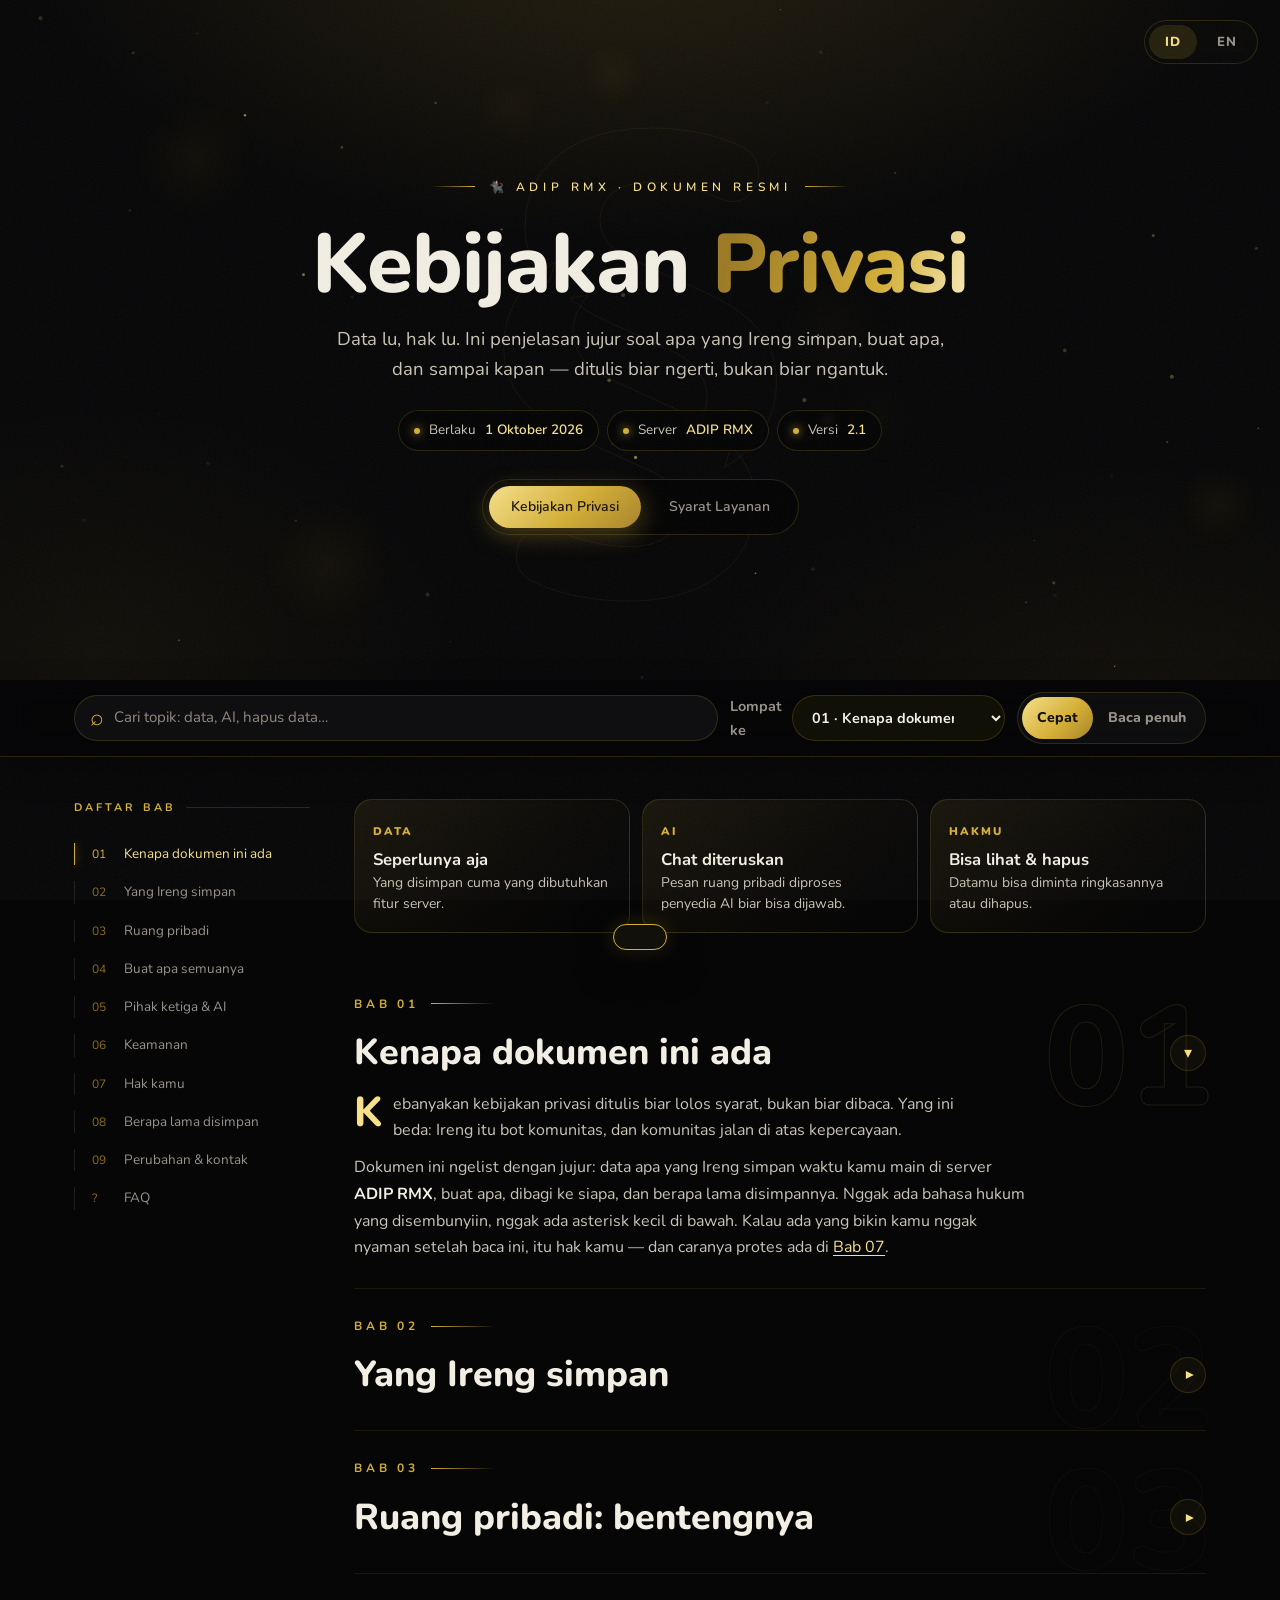
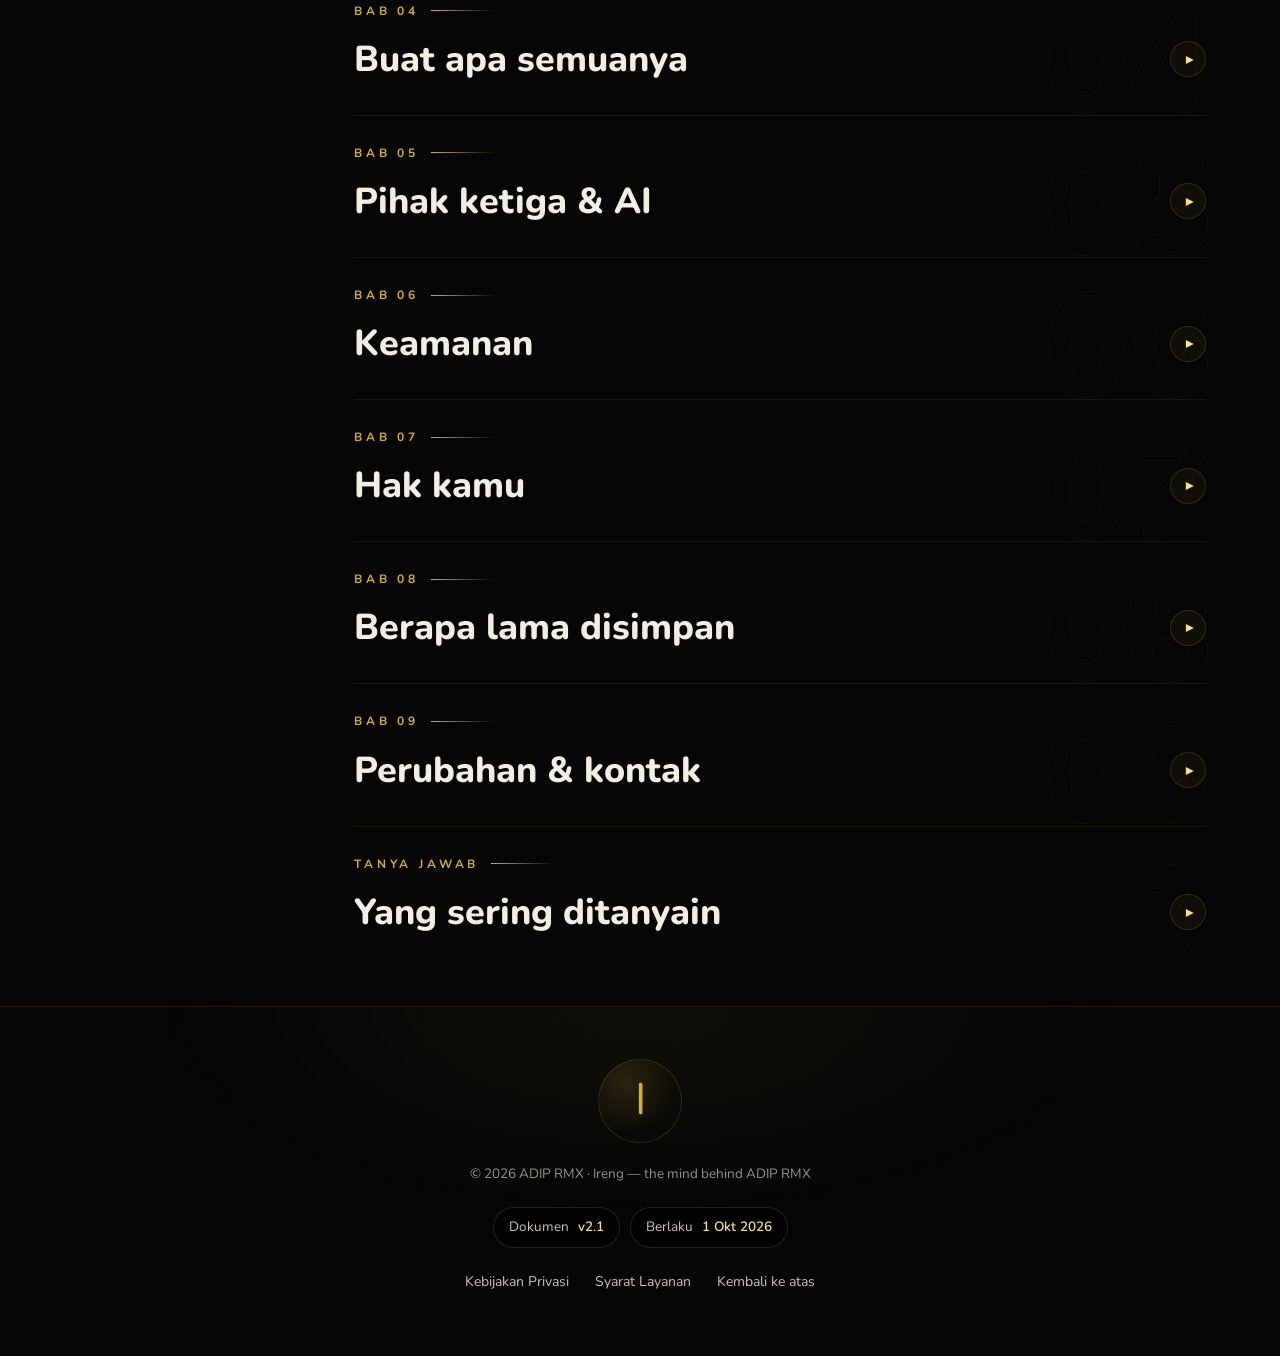
<file: privacy-policy.html>
<!DOCTYPE html>
<html lang="id">
<head>
<meta charset="UTF-8">
<meta name="viewport" content="width=device-width, initial-scale=1.0">
<title>Kebijakan Privasi — Ireng · ADIP RMX</title>
<meta name="description" content="Kebijakan Privasi Ireng: penjelasan jujur soal data apa yang disimpan bot Discord komunitas ADIP RMX, dan kenapa.">
<link rel="alternate" hreflang="id" href="https://adiprmx.github.io/ireng-legal/privacy-policy.html">
<link rel="alternate" hreflang="en" href="https://adiprmx.github.io/ireng-legal/privacy-policy-en.html">
<link rel="preconnect" href="https://fonts.googleapis.com">
<link rel="preconnect" href="https://fonts.gstatic.com" crossorigin>
<link href="https://fonts.googleapis.com/css2?family=Nunito:ital,wght@0,400;0,600;0,700;0,800;0,900;1,400;1,600;1,800&display=swap" rel="stylesheet">
<link rel="stylesheet" href="style.css?v=10">
</head>
<body>
<div id="progress"></div>
<div id="glow"></div>

<header class="hero">
  <canvas id="dust"></canvas>
  <div class="watermark">§</div>
  <nav class="langswitch" aria-label="Bahasa">
      <a href="privacy-policy.html" class="active" aria-current="true">ID</a>
      <a href="privacy-policy-en.html">EN</a>
    </nav>
  <div class="hero-inner">
    <span class="kicker">🐈‍⬛ ADIP RMX · Dokumen Resmi</span>
    <h1>Kebijakan <span class="shine">Privasi</span></h1>
    <p class="lede">Data lu, hak lu. Ini penjelasan jujur soal apa yang Ireng simpan, buat apa, dan sampai kapan — ditulis biar ngerti, bukan biar ngantuk.</p>
    <div class="seals">
      <span class="seal"><span class="dot"></span>Berlaku <b>1 Oktober 2026</b></span>
      <span class="seal"><span class="dot"></span>Server <b>ADIP RMX</b></span>
      <span class="seal"><span class="dot"></span>Versi <b>2.1</b></span>
    </div>
    <nav class="doctabs" aria-label="Dokumen legal">
      <a href="privacy-policy.html" class="active">Kebijakan Privasi</a>
      <a href="terms-of-service.html">Syarat Layanan</a>
    </nav>
  </div>
</header>

<div class="quickbar" id="quickbar">
  <div class="quickbar-inner">
    <div class="quick-search">
      <label class="sr-only" for="chapterSearch">Cari topik di halaman ini</label>
      <span class="quick-icon" aria-hidden="true">⌕</span>
      <input id="chapterSearch" type="search" placeholder="Cari topik: data, AI, hapus data…" autocomplete="off">
      <button id="clearSearch" class="clear-search" type="button" aria-label="Hapus pencarian" hidden>×</button>
    </div>
    <div class="quick-jump">
      <label for="chapterJump">Lompat ke</label>
      <select id="chapterJump" aria-label="Lompat ke bab"></select>
    </div>
    <div class="view-switch" role="group" aria-label="Mode baca">
      <button type="button" data-view="cepat" class="active" aria-pressed="true">Cepat</button>
      <button type="button" data-view="penuh" aria-pressed="false">Baca penuh</button>
    </div>
  </div>
  <div class="quick-results" id="quickResults" hidden></div>
</div>

<div class="shell">
  <nav class="rail" aria-label="Daftar bab">
    <h3>Daftar Bab</h3>
    <a href="#mengapa"><span class="n">01</span>Kenapa dokumen ini ada</a>
    <a href="#data"><span class="n">02</span>Yang Ireng simpan</a>
    <a href="#ruang"><span class="n">03</span>Ruang pribadi</a>
    <a href="#tujuan"><span class="n">04</span>Buat apa semuanya</a>
    <a href="#pihak-ketiga"><span class="n">05</span>Pihak ketiga &amp; AI</a>
    <a href="#keamanan"><span class="n">06</span>Keamanan</a>
    <a href="#hak"><span class="n">07</span>Hak kamu</a>
    <a href="#retensi"><span class="n">08</span>Berapa lama disimpan</a>
    <a href="#kontak"><span class="n">09</span>Perubahan &amp; kontak</a>
    <a href="#faq"><span class="n">?</span>FAQ</a>
  </nav>

  <main>
    <section class="summary-strip" aria-label="Ringkasan cepat">
      <a class="summary-card" href="#data"><span>Data</span><strong>Seperlunya aja</strong><small>Yang disimpan cuma yang dibutuhkan fitur server.</small></a>
      <a class="summary-card" href="#pihak-ketiga"><span>AI</span><strong>Chat diteruskan</strong><small>Pesan ruang pribadi diproses penyedia AI biar bisa dijawab.</small></a>
      <a class="summary-card" href="#hak"><span>Hakmu</span><strong>Bisa lihat &amp; hapus</strong><small>Datamu bisa diminta ringkasannya atau dihapus.</small></a>
    </section>
    <section class="chapter reveal" id="mengapa">
      <span class="ghost">01</span>
      <div class="eyebrow">Bab 01</div>
      <h2>Kenapa dokumen ini ada <button class="copylink" data-target="mengapa" title="Salin tautan bab" aria-label="Salin tautan bab">§</button></h2>
      <p class="lede">Kebanyakan kebijakan privasi ditulis biar lolos syarat, bukan biar dibaca. Yang ini beda: Ireng itu bot komunitas, dan komunitas jalan di atas kepercayaan.</p>
      <p>Dokumen ini ngelist dengan jujur: data apa yang Ireng simpan waktu kamu main di server <strong>ADIP RMX</strong>, buat apa, dibagi ke siapa, dan berapa lama disimpannya. Nggak ada bahasa hukum yang disembunyiin, nggak ada asterisk kecil di bawah. Kalau ada yang bikin kamu nggak nyaman setelah baca ini, itu hak kamu — dan caranya protes ada di <a href="#hak">Bab 07</a>.</p>
    </section>

    <section class="chapter reveal" id="data">
      <span class="ghost">02</span>
      <div class="eyebrow">Bab 02</div>
      <h2>Yang Ireng simpan <button class="copylink" data-target="data" title="Salin tautan bab" aria-label="Salin tautan bab">§</button></h2>
      <p class="lede">Prinsipnya satu: simpan seminim mungkin, cuma yang beneran dibutuhin fitur. Ini daftar lengkapnya — nggak ada yang disembunyiin di luar tabel ini.</p>
      <table class="ledger">
        <thead><tr><th>Data</th><th>Isinya</th><th>Buat apa</th></tr></thead>
        <tbody>
          <tr><td>Identitas Discord</td><td>Username, user ID, avatar</td><td>Nampilin kartu member, level, dan sapaan yang personal</td></tr>
          <tr><td>Level &amp; XP</td><td>Poin aktivitas chat &amp; voice</td><td>Sistem level server dan badge achievement</td></tr>
          <tr><td>Obrolan ruang pribadi</td><td>Ingatan pendek — beberapa pesan terakhir aja</td><td>Biar ngobrol sama AI-nya nyambung, bukan amnesia tiap pesan</td></tr>
          <tr><td>Catatan moderasi</td><td>Peringatan (warning) dan log tindakan staff</td><td>Keamanan server; warning kedaluwarsa otomatis 7 hari</td></tr>
          <tr><td>Backup struktur</td><td>Daftar channel, role, pengaturan server</td><td>Pemulihan darurat kalau server kena masalah</td></tr>
        </tbody>
      </table>
      <div class="note"><p><strong>Yang <em>nggak</em> disimpan:</strong> isi DM kamu, password atau token apapun milikmu, dan riwayat browsing kamu. Ireng nggak punya urusan sama itu semua.</p></div>
    </section>

    <section class="chapter reveal" id="ruang">
      <span class="ghost">03</span>
      <div class="eyebrow">Bab 03</div>
      <h2>Ruang pribadi: bentengnya <button class="copylink" data-target="ruang" title="Salin tautan bab" aria-label="Salin tautan bab">§</button></h2>
      <p class="lede">Ruang pribadi (<em>/ruangpribadi</em>) itu tempat ngobrol sama AI-nya Ireng — dan ini bagian yang paling serius dijagain.</p>
      <div class="oath">
        <p>Chat kamu di ruang pribadi itu urusan kamu. Bot nggak akan melayani orang lain yang nyasar masuk, nggak akan nyimpen potongan chatnya, dan nggak akan nampilin ke siapa-siapa.</p>
        <cite>— Janji desain Ireng</cite>
      </div>
      <ul>
        <li>Channel ruang pribadi dikunci per pemilik: member lain dan staff biasa <strong>nggak bisa lihat</strong> dari sisi tampilan channel.</li>
        <li>Ireng cuma ngobrol sama <strong>pemilik ruang yang terdaftar</strong>. Orang lain yang ngetik di situ didiemin total — tanpa respons, tanpa jejak.</li>
        <li>Chat yang gagal dijawab di ruang pribadi <strong>tidak</strong> masuk catatan error yang bisa dibaca owner.</li>
      </ul>
      <div class="note"><p><strong>Jujur sekalian:</strong> pemilik server dan pemegang izin Administrator secara teknis tetap bisa membuka channel apapun — itu batasan platform Discord, bukan pilihan Ireng. Tapi nggak ada staff atau member yang bisa, dan bot tidak akan melayani mereka.</p></div>
    </section>

    <section class="chapter reveal" id="tujuan">
      <span class="ghost">04</span>
      <div class="eyebrow">Bab 04</div>
      <h2>Buat apa semuanya <button class="copylink" data-target="tujuan" title="Salin tautan bab" aria-label="Salin tautan bab">§</button></h2>
      <p class="lede">Singkatnya: biar servernya jalan dan seru. Nggak lebih.</p>
      <p>Semua data di Bab 02 dipakai <strong>hanya</strong> untuk menjalankan fitur bot di server ADIP RMX — level, kartu member, moderasi, backup, dan ngobrol AI. Data <strong>tidak dijual</strong>, <strong>tidak dibagikan</strong> ke pihak ketiga untuk kepentingan komersial, dan <strong>tidak dipakai buat iklan</strong>. Titik.</p>
    </section>

    <section class="chapter reveal" id="pihak-ketiga">
      <span class="ghost">05</span>
      <div class="eyebrow">Bab 05</div>
      <h2>Pihak ketiga &amp; AI <button class="copylink" data-target="pihak-ketiga" title="Salin tautan bab" aria-label="Salin tautan bab">§</button></h2>
      <p class="lede">Bagian ini ditulis eksplisit biar nggak ada yang ngerasa dibohongin.</p>
      <p>Saat kamu ngobrol di ruang pribadi, pesanmu diteruskan ke <strong>penyedia model AI (Google Gemini sebagai utama, dengan penyedia cadangan kalau yang utama lagi penuh)</strong> untuk menghasilkan jawaban. Penyedia AI memproses isi pesan dan username pengirim sesuai kebijakan mereka masing-masing. Ini satu-satunya "pihak ketiga" selain <strong>Discord</strong> sendiri sebagai platform tempat bot ini jalan — dan pemrosesannya murni untuk fitur chat, bukan untuk dijual atau diiklankan.</p>
    </section>

    <section class="chapter reveal" id="keamanan">
      <span class="ghost">06</span>
      <div class="eyebrow">Bab 06</div>
      <h2>Keamanan <button class="copylink" data-target="keamanan" title="Salin tautan bab" aria-label="Salin tautan bab">§</button></h2>
      <p class="lede">Nggak ada sistem yang 100% kebal — yang bisa dilakuin cuma bikin bobolnya sesusah mungkin.</p>
      <ul>
        <li>Akses data dibatasi — cuma sistem bot dan owner server.</li>
        <li>Kredensial bot disimpan di file konfigurasi lokal dengan izin akses file terbatas (chmod 600), dan tidak pernah ditampilkan di chat.</li>
        <li>Tidak ada sistem yang 100% kebal — kalau ada insiden yang nyangkut data user, bakal diumumin di channel pengumuman server.</li>
      </ul>
    </section>

    <section class="chapter reveal" id="hak">
      <span class="ghost">07</span>
      <div class="eyebrow">Bab 07</div>
      <h2>Hak kamu <button class="copylink" data-target="hak" title="Salin tautan bab" aria-label="Salin tautan bab">§</button></h2>
      <p class="lede">Datanya tentang kamu — jadi kamulah yang pegang kendali.</p>
      <ul>
        <li><strong>Lihat</strong> — minta ringkasan data kamu yang disimpan bot.</li>
        <li><strong>Hapus</strong> — minta datamu dihapus permanen.</li>
        <li><strong>Keluar</strong> — leave dari server = Ireng berhenti ngumpulin data baru tentangmu.</li>
      </ul>
      <p>Caranya: hubungi <strong>owner / staff ADIP RMX</strong>. Permintaan yang wajar akan ditindaklanjuti.</p>
    </section>

    <section class="chapter reveal" id="retensi">
      <span class="ghost">08</span>
      <div class="eyebrow">Bab 08</div>
      <h2>Berapa lama disimpan <button class="copylink" data-target="retensi" title="Salin tautan bab" aria-label="Salin tautan bab">§</button></h2>
      <p class="lede">Data nggak disimpen selamanya. Tiap jenis punya masa berlakunya sendiri.</p>
      <table class="ledger">
        <thead><tr><th>Data</th><th>Masa simpan</th></tr></thead>
        <tbody>
          <tr><td>Peringatan moderasi</td><td>Kedaluwarsa otomatis setelah 7 hari</td></tr>
          <tr><td>Level, XP, badge</td><td>Selama kamu jadi member server</td></tr>
          <tr><td>Ingatan obrolan ruang pribadi</td><td>Pendek — cuma beberapa pesan terakhir biar nyambung</td></tr>
          <tr><td>Backup struktur server</td><td>Backup berkala untuk pemulihan darurat</td></tr>
        </tbody>
      </table>
    </section>

    <section class="chapter reveal" id="kontak">
      <span class="ghost">09</span>
      <div class="eyebrow">Bab 09</div>
      <h2>Perubahan &amp; kontak <button class="copylink" data-target="kontak" title="Salin tautan bab" aria-label="Salin tautan bab">§</button></h2>
      <p class="lede">Dokumen ini hidup — bakal diupdate kalau fiturnya berubah.</p>
      <p>Perubahan signifikan diumumin di channel pengumuman server, dan tanggal "Berlaku" di atas ikut diperbarui. Ada pertanyaan soal privasi? Hubungi <strong>owner / staff server ADIP RMX</strong> lewat channel yang tersedia.</p>
    </section>

    <section class="chapter reveal" id="faq">
      <span class="ghost">?</span>
      <div class="eyebrow">Tanya Jawab</div>
      <h2>Yang sering ditanyain <button class="copylink" data-target="faq" title="Salin tautan bab" aria-label="Salin tautan bab">§</button></h2>
      <div class="faq">
        <div class="faq-item">
          <button class="faq-q" aria-expanded="false">Ireng bisa baca DM gue?<span class="arrow">▾</span></button>
          <div class="faq-a"><p>Nggak. Ireng cuma baca pesan di channel server dan di ruang pribadi yang kamu buat sendiri. DM itu wilayah Discord, bukan wilayah bot.</p></div>
        </div>
        <div class="faq-item">
          <button class="faq-q" aria-expanded="false">Data gue dijual ke pengiklan?<span class="arrow">▾</span></button>
          <div class="faq-a"><p>Nggak, dan nggak akan. Satu-satunya yang nerima pesanmu di luar Discord itu penyedia AI — murni biar fitur chatnya jalan, bukan buat iklan.</p></div>
        </div>
        <div class="faq-item">
          <button class="faq-q" aria-expanded="false">Kenapa chat AI gue dikirim ke Google?<span class="arrow">▾</span></button>
          <div class="faq-a"><p>Karena otaknya Ireng jalan di model AI Google Gemini (dengan cadangan kalau penuh). Tanpa itu, nggak ada yang jawab. Yang dikirim cuma isi pesan + username — dan obrolan ruang pribadi nggak disimpen permanen.</p></div>
        </div>
        <div class="faq-item">
          <button class="faq-q" aria-expanded="false">Staff bisa ngintip ruang pribadi gue?<span class="arrow">▾</span></button>
          <div class="faq-a"><p>Staff biasa dan member lain nggak bisa lihat. Yang secara teknis masih bisa cuma pemilik server / pemegang Administrator (batasan Discord), tapi bot tidak akan melayani mereka dan tidak ada jejak chat yang bisa dibaca.</p></div>
        </div>
        <div class="faq-item">
          <button class="faq-q" aria-expanded="false">Gimana cara hapus semua data gue?<span class="arrow">▾</span></button>
          <div class="faq-a"><p>Chat owner/staff ADIP RMX, bilang mau hapus data. Nanti ditindaklanjuti. Leave dari server juga otomatis nyetop pengumpulan data baru.</p></div>
        </div>
      </div>
    </section>
  </main>
</div>

<footer>
  <div class="mono">I</div>
  <p>© 2026 ADIP RMX · Ireng — the mind behind ADIP RMX</p>
  <div class="sealrow">
    <span class="seal">Dokumen <b>v2.1</b></span>
    <span class="seal">Berlaku <b>1 Okt 2026</b></span>
  </div>
  <nav>
    <a href="privacy-policy.html">Kebijakan Privasi</a>
    <a href="terms-of-service.html">Syarat Layanan</a>
    <a href="#mengapa">Kembali ke atas</a>
  </nav>
</footer>

<div id="toast" role="status"></div>
<button id="topBtn" title="Ke atas" aria-label="Kembali ke atas">↑</button>
<script src="script.js?v=10"></script>
</body>
</html>
</file>
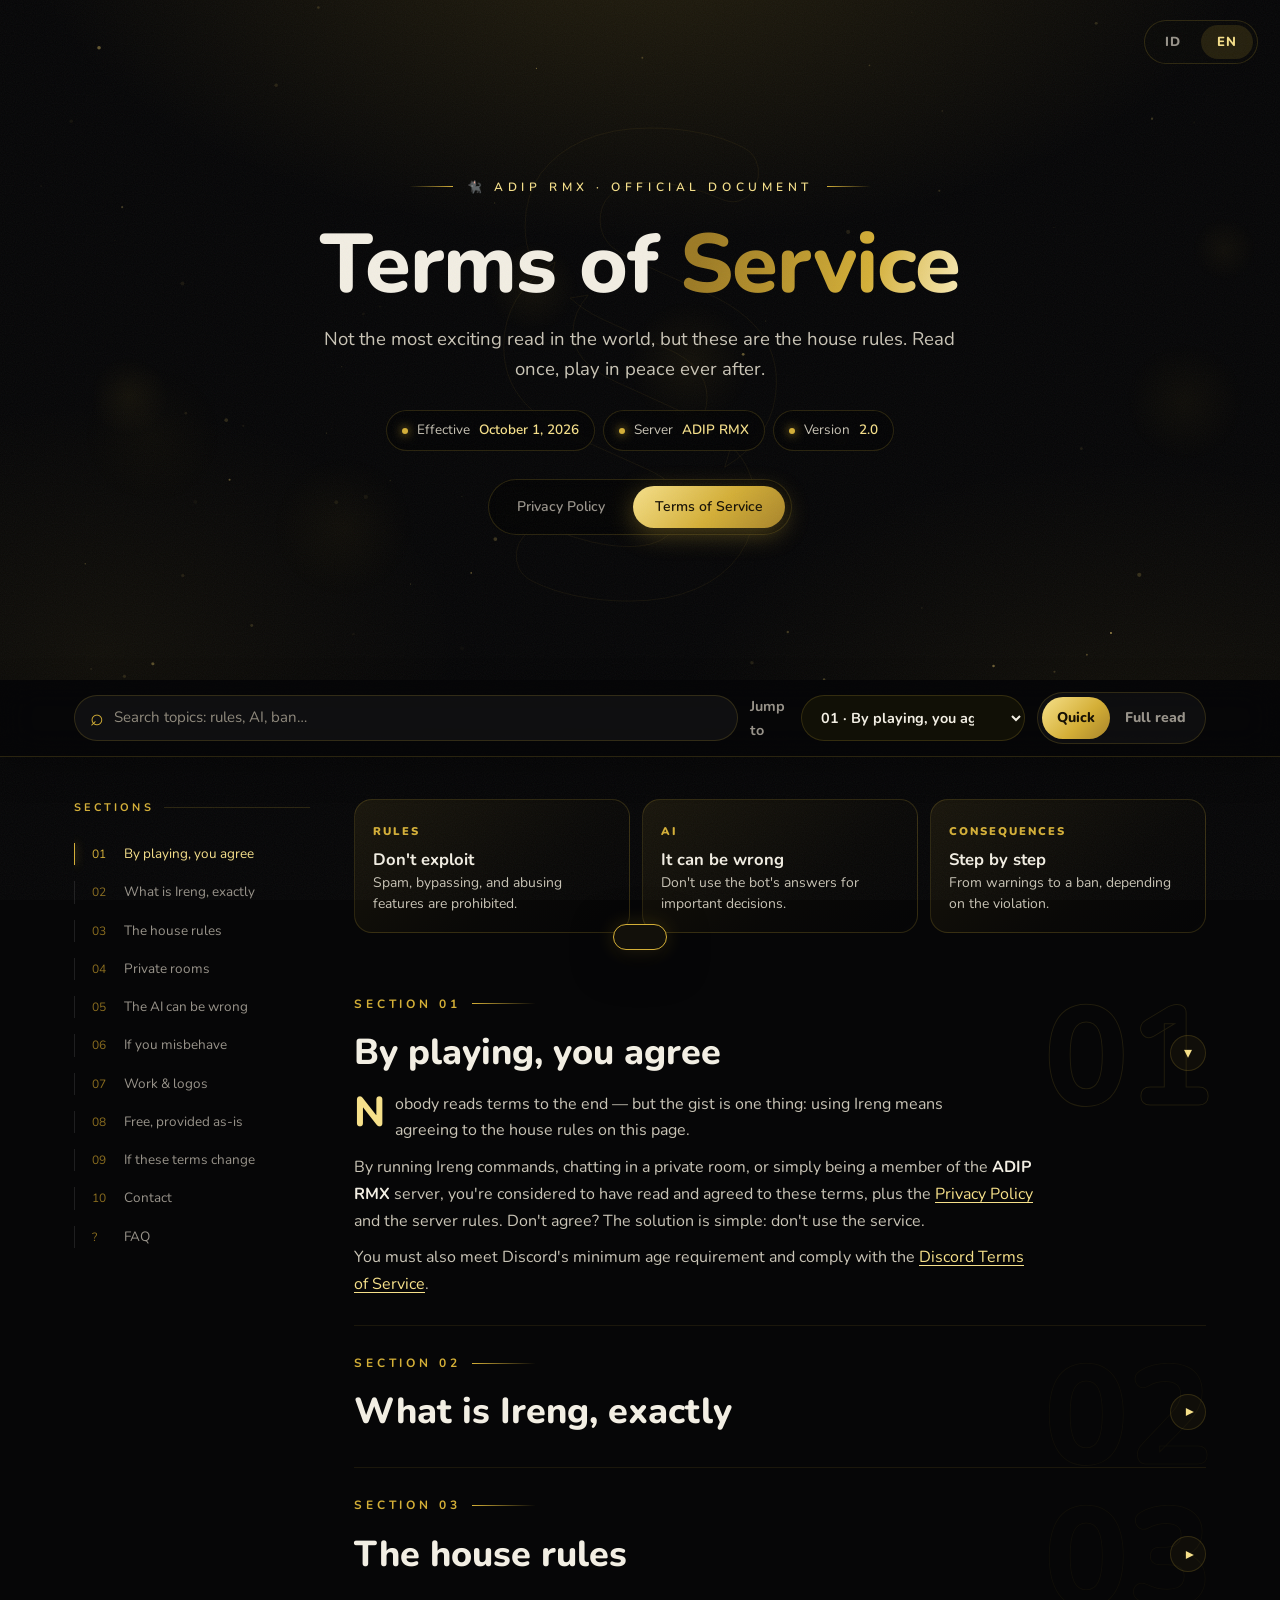
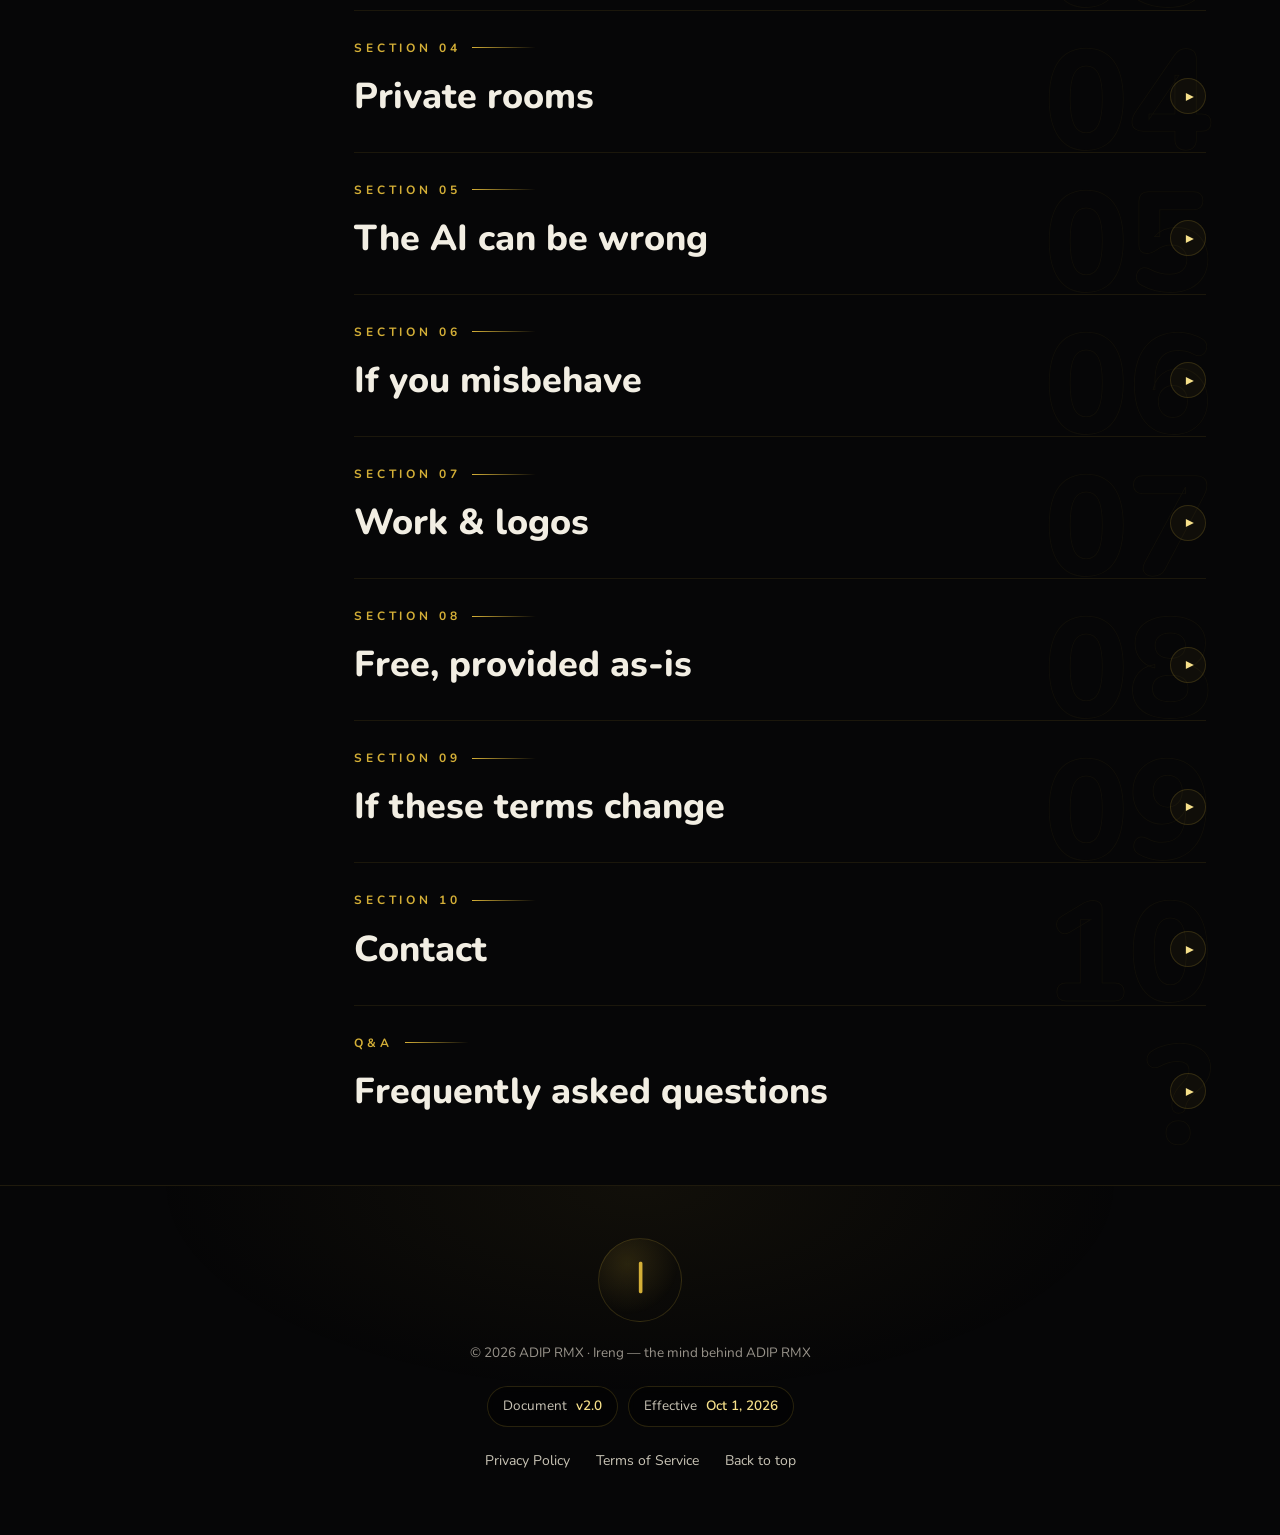
<file: terms-of-service-en.html>
<!DOCTYPE html>
<html lang="en">
<head>
<meta charset="UTF-8">
<meta name="viewport" content="width=device-width, initial-scale=1.0">
<title>Terms of Service — Ireng · ADIP RMX</title>
<meta name="description" content="Ireng Terms of Service: clear, fair house rules for everyone in the ADIP RMX community Discord server.">
<link rel="alternate" hreflang="id" href="https://adiprmx.github.io/ireng-legal/terms-of-service.html">
<link rel="alternate" hreflang="en" href="https://adiprmx.github.io/ireng-legal/terms-of-service-en.html">
<link rel="preconnect" href="https://fonts.googleapis.com">
<link rel="preconnect" href="https://fonts.gstatic.com" crossorigin>
<link href="https://fonts.googleapis.com/css2?family=Nunito:ital,wght@0,400;0,600;0,700;0,800;0,900;1,400;1,600;1,800&display=swap" rel="stylesheet">
<link rel="stylesheet" href="style.css?v=10">
</head>
<body>
<div id="progress"></div>
<div id="glow"></div>

<header class="hero">
  <canvas id="dust"></canvas>
  <div class="watermark">§</div>
  <nav class="langswitch" aria-label="Language">
      <a href="terms-of-service.html">ID</a>
      <a href="terms-of-service-en.html" class="active" aria-current="true">EN</a>
    </nav>
  <div class="hero-inner">
    <span class="kicker">🐈‍⬛ ADIP RMX · Official Document</span>
    <h1>Terms of <span class="shine">Service</span></h1>
    <p class="lede">Not the most exciting read in the world, but these are the house rules. Read once, play in peace ever after.</p>
    <div class="seals">
      <span class="seal"><span class="dot"></span>Effective <b>October 1, 2026</b></span>
      <span class="seal"><span class="dot"></span>Server <b>ADIP RMX</b></span>
      <span class="seal"><span class="dot"></span>Version <b>2.0</b></span>
    </div>
    <nav class="doctabs" aria-label="Legal documents">
      <a href="privacy-policy-en.html">Privacy Policy</a>
      <a href="terms-of-service-en.html" class="active">Terms of Service</a>
    </nav>
  </div>
</header>

<div class="quickbar" id="quickbar">
  <div class="quickbar-inner">
    <div class="quick-search">
      <label class="sr-only" for="chapterSearch">Search topics on this page</label>
      <span class="quick-icon" aria-hidden="true">⌕</span>
      <input id="chapterSearch" type="search" placeholder="Search topics: rules, AI, ban…" autocomplete="off">
      <button id="clearSearch" class="clear-search" type="button" aria-label="Clear search" hidden>×</button>
    </div>
    <div class="quick-jump">
      <label for="chapterJump">Jump to</label>
      <select id="chapterJump" aria-label="Jump to a section"></select>
    </div>
    <div class="view-switch" role="group" aria-label="Reading mode">
      <button type="button" data-view="cepat" class="active" aria-pressed="true">Quick</button>
      <button type="button" data-view="penuh" aria-pressed="false">Full read</button>
    </div>
  </div>
  <div class="quick-results" id="quickResults" hidden></div>
</div>

<div class="shell">
  <nav class="rail" aria-label="Sections">
    <h3>Sections</h3>
    <a href="#penerimaan"><span class="n">01</span>By playing, you agree</a>
    <a href="#layanan"><span class="n">02</span>What is Ireng, exactly</a>
    <a href="#aturan"><span class="n">03</span>The house rules</a>
    <a href="#ruang"><span class="n">04</span>Private rooms</a>
    <a href="#ai"><span class="n">05</span>The AI can be wrong</a>
    <a href="#moderasi"><span class="n">06</span>If you misbehave</a>
    <a href="#ip"><span class="n">07</span>Work &amp; logos</a>
    <a href="#tanggung"><span class="n">08</span>Free, provided as-is</a>
    <a href="#perubahan"><span class="n">09</span>If these terms change</a>
    <a href="#kontak"><span class="n">10</span>Contact</a>
    <a href="#faq"><span class="n">?</span>FAQ</a>
  </nav>

  <main>
    <section class="summary-strip" aria-label="Quick summary">
      <a class="summary-card" href="#aturan"><span>Rules</span><strong>Don't exploit</strong><small>Spam, bypassing, and abusing features are prohibited.</small></a>
      <a class="summary-card" href="#ai"><span>AI</span><strong>It can be wrong</strong><small>Don't use the bot's answers for important decisions.</small></a>
      <a class="summary-card" href="#moderasi"><span>Consequences</span><strong>Step by step</strong><small>From warnings to a ban, depending on the violation.</small></a>
    </section>
    <section class="chapter reveal" id="penerimaan">
      <span class="ghost">01</span>
      <div class="eyebrow">Section 01</div>
      <h2>By playing, you agree <button class="copylink" data-target="penerimaan" title="Copy section link" aria-label="Copy section link">§</button></h2>
      <p class="lede">Nobody reads terms to the end — but the gist is one thing: using Ireng means agreeing to the house rules on this page.</p>
      <p>By running Ireng commands, chatting in a private room, or simply being a member of the <strong>ADIP RMX</strong> server, you're considered to have read and agreed to these terms, plus the <a href="privacy-policy-en.html">Privacy Policy</a> and the server rules. Don't agree? The solution is simple: don't use the service.</p>
      <p>You must also meet Discord's minimum age requirement and comply with the <a href="https://discord.com/terms">Discord Terms of Service</a>.</p>
    </section>

    <section class="chapter reveal" id="layanan">
      <span class="ghost">02</span>
      <div class="eyebrow">Section 02</div>
      <h2>What is Ireng, exactly <button class="copylink" data-target="layanan" title="Copy section link" aria-label="Copy section link">§</button></h2>
      <p class="lede">A community bot for ADIP RMX: keeps the peace, up for a chat, and keeps the server alive. Here's its job list.</p>
      <ul>
        <li>Automatic &amp; manual moderation (anti-spam, anti-gambling, anti-toxic, anti-raid).</li>
        <li>AI chat in private rooms via <em>/ruangpribadi</em>.</li>
        <li>Level/XP system, member cards, and achievements.</li>
        <li>Community features: ft partner matching, suggestions, events, and more.</li>
      </ul>
      <p>Features may change, grow, or be retired at any time as the server evolves. This server is alive, and its bot lives with it.</p>
    </section>

    <section class="chapter reveal" id="aturan">
      <span class="ghost">03</span>
      <div class="eyebrow">Section 03</div>
      <h2>The house rules <button class="copylink" data-target="aturan" title="Copy section link" aria-label="Copy section link">§</button></h2>
      <p class="lede">Not complicated: don't wreck things, don't abuse features, don't pretend to be someone else.</p>
      <ul>
        <li><strong>No bypassing</strong> the bot's limits: command spam, bug exploits, or gaming cooldowns.</li>
        <li><strong>No abusing</strong> automated features (auto-responder, reports, suggestions) to bother other people.</li>
        <li><strong>No spreading</strong> illegal content, gambling, or hateful content, or content that breaks server &amp; Discord rules through bot features.</li>
        <li><strong>No impersonating</strong> staff/the owner, or trying to access commands that aren't yours. Moderation &amp; configuration commands are staff-only — full stop.</li>
        <li><strong>No buying or selling</strong> access, badges, or data related to the bot.</li>
      </ul>
      <div class="note"><p>💡 <strong>Found a bug?</strong> Report it to staff — don't exploit it. People who report honestly usually get appreciated instead.</p></div>
    </section>

    <section class="chapter reveal" id="ruang">
      <span class="ghost">04</span>
      <div class="eyebrow">Section 04</div>
      <h2>Private rooms <button class="copylink" data-target="ruang" title="Copy section link" aria-label="Copy section link">§</button></h2>
      <p class="lede">Your room, your rules — within reason.</p>
      <ul>
        <li>One user = one private room. The room belongs to its owner.</li>
        <li>Don't share access, force your way in, or snoop on other people's rooms.</li>
        <li>What you chat about is your own responsibility — server rules still apply in there.</li>
        <li>Rooms can be deleted by the owner/staff if they're misused or break the rules.</li>
      </ul>
    </section>

    <section class="chapter reveal" id="ai">
      <span class="ghost">05</span>
      <div class="eyebrow">Section 05</div>
      <h2>The AI can be wrong <button class="copylink" data-target="ai" title="Copy section link" aria-label="Copy section link">§</button></h2>
      <p class="lede">Ireng is smart, but not psychic. Don't bet important decisions on a bot's answer.</p>
      <div class="oath">
        <p>AI answers are generated automatically and can simply be wrong, off the rails, or incomplete — that's their nature, not a bug.</p>
        <cite>— A fact worth holding onto</cite>
      </div>
      <p>Don't use it as your only reference for important decisions (health, legal, financial, etc.). The ADIP RMX team isn't responsible for decisions made purely from the bot's answers.</p>
    </section>

    <section class="chapter reveal" id="moderasi">
      <span class="ghost">06</span>
      <div class="eyebrow">Section 06</div>
      <h2>If you misbehave <button class="copylink" data-target="moderasi" title="Copy section link" aria-label="Copy section link">§</button></h2>
      <p class="lede">The system is gradual — one mistake doesn't get you thrown out. But there are limits.</p>
      <p>Violating these terms or the server rules can lead to: <strong>warning → timeout → kick → ban</strong>, depending on the severity. The warning system runs in stages and is recorded; staff decisions are final. If you believe an action taken against you was mistaken, use the appeal channel the server provides.</p>
    </section>

    <section class="chapter reveal" id="ip">
      <span class="ghost">07</span>
      <div class="eyebrow">Section 07</div>
      <h2>Work &amp; logos <button class="copylink" data-target="ip" title="Copy section link" aria-label="Copy section link">§</button></h2>
      <p class="lede">Your work is yours. The server's logo is the server's. As simple as that.</p>
      <p>The <strong>ADIP RMX</strong> and Ireng logos, names, and visual identity belong to the server owner — don't reuse them outside the server without permission. Work you share in the server (remixes, artwork, etc.) stays yours; you only grant permission for it to be displayed inside the server.</p>
    </section>

    <section class="chapter reveal" id="tanggung">
      <span class="ghost">08</span>
      <div class="eyebrow">Section 08</div>
      <h2>Free, provided as-is <button class="copylink" data-target="tanggung" title="Copy section link" aria-label="Copy section link">§</button></h2>
      <p class="lede">Ireng is kept online around the clock as best we can, but this is a free community service — not a paid one with an SLA.</p>
      <p>The service is provided <strong>"as is"</strong>: downtime can happen for maintenance, updates, or things beyond our control (host, Discord, or internet issues). There's no 100% uptime guarantee, and we're not liable for losses caused by service disruptions or lost progress (XP/badges) due to technical incidents.</p>
    </section>

    <section class="chapter reveal" id="perubahan">
      <span class="ghost">09</span>
      <div class="eyebrow">Section 09</div>
      <h2>If these terms change <button class="copylink" data-target="perubahan" title="Copy section link" aria-label="Copy section link">§</button></h2>
      <p class="lede">These terms are alive — they'll be updated as the server grows.</p>
      <p>The terms may be updated at any time. Significant changes are announced in the server's announcement channel, and the "Effective" date above is updated. Continuing to use Ireng after an update = agreeing to the new version.</p>
    </section>

    <section class="chapter reveal" id="kontak">
      <span class="ghost">10</span>
      <div class="eyebrow">Section 10</div>
      <h2>Contact <button class="copylink" data-target="kontak" title="Copy section link" aria-label="Copy section link">§</button></h2>
      <p class="lede">Still something bugging you after reading all this?</p>
      <p>Contact the <strong>owner / staff of the ADIP RMX server</strong> through the channels available in the server. Polite questions always get an answer.</p>
    </section>

    <section class="chapter reveal" id="faq">
      <span class="ghost">?</span>
      <div class="eyebrow">Q&amp;A</div>
      <h2>Frequently asked questions <button class="copylink" data-target="faq" title="Copy section link" aria-label="Copy section link">§</button></h2>
      <div class="faq">
        <div class="faq-item">
          <button class="faq-q" aria-expanded="false">What if I don't agree with the terms?<span class="arrow">▾</span></button>
          <div class="faq-a"><p>Simple: don't use Ireng. Most of these terms simply mirror the server rules — so as long as you follow the server rules, you're already fine.</p></div>
        </div>
        <div class="faq-item">
          <button class="faq-q" aria-expanded="false">The AI's answer was wrong and I lost out. Who's responsible?<span class="arrow">▾</span></button>
          <div class="faq-a"><p>The AI can go off the rails — that's written clearly in Section 05. For anything important, always check a real source. The final decision stays in your hands.</p></div>
        </div>
        <div class="faq-item">
          <button class="faq-q" aria-expanded="false">I got timed out/banned. Can I appeal?<span class="arrow">▾</span></button>
          <div class="faq-a"><p>Yes, through the appeal channel the server provides. Staff decisions are final, but a polite, reasonable appeal is always read.</p></div>
        </div>
        <div class="faq-item">
          <button class="faq-q" aria-expanded="false">The bot died and my XP is gone. Now what?<span class="arrow">▾</span></button>
          <div class="faq-a"><p>There's a periodic backup system, so it's usually safe. But per Section 08, there's no 100% guarantee — this service is free and provided as-is.</p></div>
        </div>
      </div>
    </section>
  </main>
</div>

<footer>
  <div class="mono">I</div>
  <p>© 2026 ADIP RMX · Ireng — the mind behind ADIP RMX</p>
  <div class="sealrow">
    <span class="seal">Document <b>v2.0</b></span>
    <span class="seal">Effective <b>Oct 1, 2026</b></span>
  </div>
  <nav>
    <a href="privacy-policy-en.html">Privacy Policy</a>
    <a href="terms-of-service-en.html">Terms of Service</a>
    <a href="#penerimaan">Back to top</a>
  </nav>
</footer>

<div id="toast" role="status"></div>
<button id="topBtn" title="Back to top" aria-label="Back to top">↑</button>
<script src="script.js?v=10"></script>
</body>
</html>
</file>
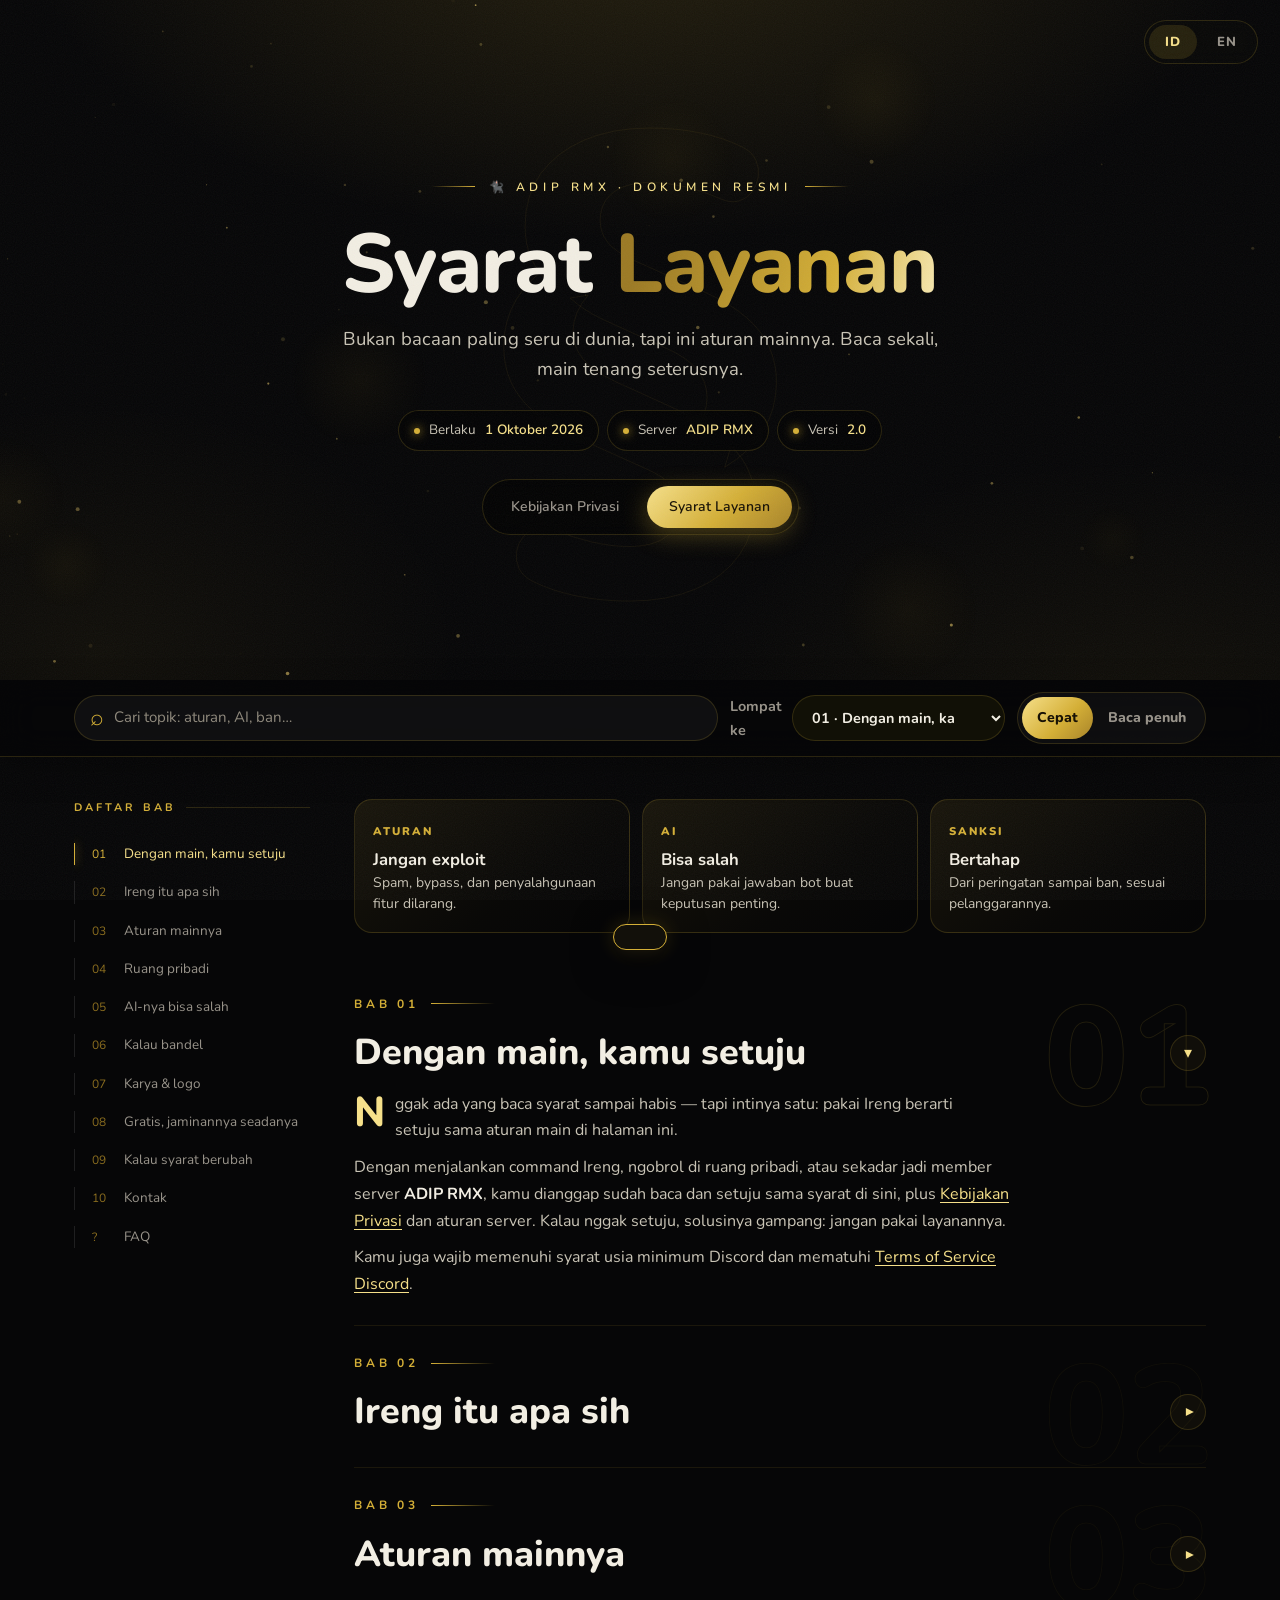
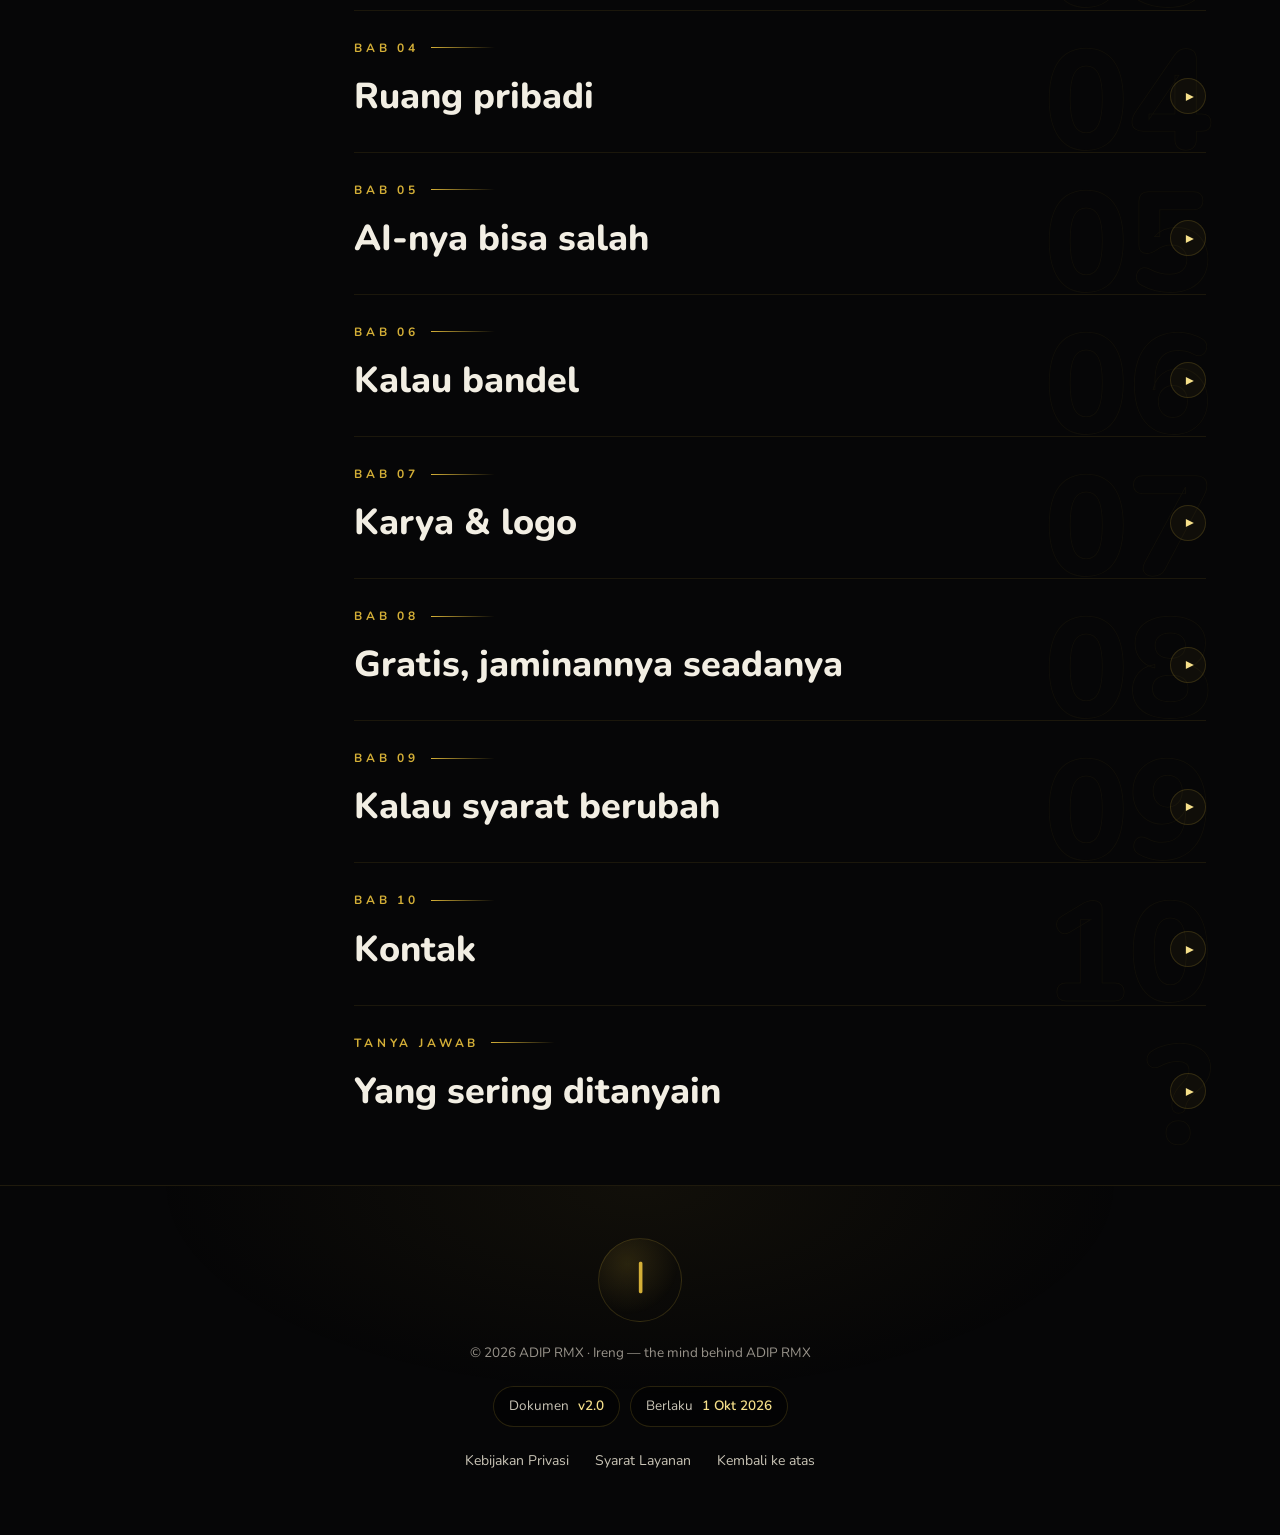
<file: terms-of-service.html>
<!DOCTYPE html>
<html lang="id">
<head>
<meta charset="UTF-8">
<meta name="viewport" content="width=device-width, initial-scale=1.0">
<title>Syarat Layanan — Ireng · ADIP RMX</title>
<meta name="description" content="Syarat Layanan Ireng: aturan main yang jelas dan adil buat semua orang di server Discord komunitas ADIP RMX.">
<link rel="alternate" hreflang="id" href="https://adiprmx.github.io/ireng-legal/terms-of-service.html">
<link rel="alternate" hreflang="en" href="https://adiprmx.github.io/ireng-legal/terms-of-service-en.html">
<link rel="preconnect" href="https://fonts.googleapis.com">
<link rel="preconnect" href="https://fonts.gstatic.com" crossorigin>
<link href="https://fonts.googleapis.com/css2?family=Nunito:ital,wght@0,400;0,600;0,700;0,800;0,900;1,400;1,600;1,800&display=swap" rel="stylesheet">
<link rel="stylesheet" href="style.css?v=10">
</head>
<body>
<div id="progress"></div>
<div id="glow"></div>

<header class="hero">
  <canvas id="dust"></canvas>
  <div class="watermark">§</div>
  <nav class="langswitch" aria-label="Bahasa">
      <a href="terms-of-service.html" class="active" aria-current="true">ID</a>
      <a href="terms-of-service-en.html">EN</a>
    </nav>
  <div class="hero-inner">
    <span class="kicker">🐈‍⬛ ADIP RMX · Dokumen Resmi</span>
    <h1>Syarat <span class="shine">Layanan</span></h1>
    <p class="lede">Bukan bacaan paling seru di dunia, tapi ini aturan mainnya. Baca sekali, main tenang seterusnya.</p>
    <div class="seals">
      <span class="seal"><span class="dot"></span>Berlaku <b>1 Oktober 2026</b></span>
      <span class="seal"><span class="dot"></span>Server <b>ADIP RMX</b></span>
      <span class="seal"><span class="dot"></span>Versi <b>2.0</b></span>
    </div>
    <nav class="doctabs" aria-label="Dokumen legal">
      <a href="privacy-policy.html">Kebijakan Privasi</a>
      <a href="terms-of-service.html" class="active">Syarat Layanan</a>
    </nav>
  </div>
</header>

<div class="quickbar" id="quickbar">
  <div class="quickbar-inner">
    <div class="quick-search">
      <label class="sr-only" for="chapterSearch">Cari topik di halaman ini</label>
      <span class="quick-icon" aria-hidden="true">⌕</span>
      <input id="chapterSearch" type="search" placeholder="Cari topik: aturan, AI, ban…" autocomplete="off">
      <button id="clearSearch" class="clear-search" type="button" aria-label="Hapus pencarian" hidden>×</button>
    </div>
    <div class="quick-jump">
      <label for="chapterJump">Lompat ke</label>
      <select id="chapterJump" aria-label="Lompat ke bab"></select>
    </div>
    <div class="view-switch" role="group" aria-label="Mode baca">
      <button type="button" data-view="cepat" class="active" aria-pressed="true">Cepat</button>
      <button type="button" data-view="penuh" aria-pressed="false">Baca penuh</button>
    </div>
  </div>
  <div class="quick-results" id="quickResults" hidden></div>
</div>

<div class="shell">
  <nav class="rail" aria-label="Daftar bab">
    <h3>Daftar Bab</h3>
    <a href="#penerimaan"><span class="n">01</span>Dengan main, kamu setuju</a>
    <a href="#layanan"><span class="n">02</span>Ireng itu apa sih</a>
    <a href="#aturan"><span class="n">03</span>Aturan mainnya</a>
    <a href="#ruang"><span class="n">04</span>Ruang pribadi</a>
    <a href="#ai"><span class="n">05</span>AI-nya bisa salah</a>
    <a href="#moderasi"><span class="n">06</span>Kalau bandel</a>
    <a href="#ip"><span class="n">07</span>Karya &amp; logo</a>
    <a href="#tanggung"><span class="n">08</span>Gratis, jaminannya seadanya</a>
    <a href="#perubahan"><span class="n">09</span>Kalau syarat berubah</a>
    <a href="#kontak"><span class="n">10</span>Kontak</a>
    <a href="#faq"><span class="n">?</span>FAQ</a>
  </nav>

  <main>
    <section class="summary-strip" aria-label="Ringkasan cepat">
      <a class="summary-card" href="#aturan"><span>Aturan</span><strong>Jangan exploit</strong><small>Spam, bypass, dan penyalahgunaan fitur dilarang.</small></a>
      <a class="summary-card" href="#ai"><span>AI</span><strong>Bisa salah</strong><small>Jangan pakai jawaban bot buat keputusan penting.</small></a>
      <a class="summary-card" href="#moderasi"><span>Sanksi</span><strong>Bertahap</strong><small>Dari peringatan sampai ban, sesuai pelanggarannya.</small></a>
    </section>
    <section class="chapter reveal" id="penerimaan">
      <span class="ghost">01</span>
      <div class="eyebrow">Bab 01</div>
      <h2>Dengan main, kamu setuju <button class="copylink" data-target="penerimaan" title="Salin tautan bab" aria-label="Salin tautan bab">§</button></h2>
      <p class="lede">Nggak ada yang baca syarat sampai habis — tapi intinya satu: pakai Ireng berarti setuju sama aturan main di halaman ini.</p>
      <p>Dengan menjalankan command Ireng, ngobrol di ruang pribadi, atau sekadar jadi member server <strong>ADIP RMX</strong>, kamu dianggap sudah baca dan setuju sama syarat di sini, plus <a href="privacy-policy.html">Kebijakan Privasi</a> dan aturan server. Kalau nggak setuju, solusinya gampang: jangan pakai layanannya.</p>
      <p>Kamu juga wajib memenuhi syarat usia minimum Discord dan mematuhi <a href="https://discord.com/terms">Terms of Service Discord</a>.</p>
    </section>

    <section class="chapter reveal" id="layanan">
      <span class="ghost">02</span>
      <div class="eyebrow">Bab 02</div>
      <h2>Ireng itu apa sih <button class="copylink" data-target="layanan" title="Salin tautan bab" aria-label="Salin tautan bab">§</button></h2>
      <p class="lede">Bot komunitas buat ADIP RMX: jaga ketertiban, diajak ngobrol, dan bikin servernya hidup. Ini daftar kerjaannya.</p>
      <ul>
        <li>Moderasi otomatis &amp; manual (anti-spam, anti-judol, anti-toxic, anti-raid).</li>
        <li>Ngobrol AI di ruang pribadi lewat <em>/ruangpribadi</em>.</li>
        <li>Sistem level/XP, kartu member, dan achievement.</li>
        <li>Fitur komunitas: cari partner ft, saran, event, dan lainnya.</li>
      </ul>
      <p>Fitur bisa berubah, bertambah, atau berhenti sewaktu-waktu ngikutin perkembangan server. Server ini hidup, dan botnya ikut hidup.</p>
    </section>

    <section class="chapter reveal" id="aturan">
      <span class="ghost">03</span>
      <div class="eyebrow">Bab 03</div>
      <h2>Aturan mainnya <button class="copylink" data-target="aturan" title="Salin tautan bab" aria-label="Salin tautan bab">§</button></h2>
      <p class="lede">Nggak ribet kok: jangan ngerusak, jangan nyalahgunain, jangan ngaku-ngaku jadi orang lain.</p>
      <ul>
        <li><strong>Dilarang nge-bypass</strong> batasan bot: spam command, exploit bug, atau ngakalin cooldown.</li>
        <li><strong>Dilarang nyalahgunain</strong> fitur otomatis (auto-responder, report, saran) buat ganggu orang lain.</li>
        <li><strong>Dilarang nyebar</strong> konten ilegal, judol, SARA, atau konten yang melanggar aturan server &amp; Discord lewat fitur bot.</li>
        <li><strong>Dilarang ngaku-ngaku</strong> jadi staff/owner atau nyoba akses command yang bukan hakmu. Command moderasi &amp; konfigurasi khusus staff — titik.</li>
        <li><strong>Dilarang jual-beli</strong> akses, badge, atau data yang berkaitan sama bot.</li>
      </ul>
      <div class="note"><p>💡 <strong>Nemu bug?</strong> Lapor ke staff, jangan dieksploitasi. Yang lapor beneran biasanya malah diapresiasi.</p></div>
    </section>

    <section class="chapter reveal" id="ruang">
      <span class="ghost">04</span>
      <div class="eyebrow">Bab 04</div>
      <h2>Ruang pribadi <button class="copylink" data-target="ruang" title="Salin tautan bab" aria-label="Salin tautan bab">§</button></h2>
      <p class="lede">Ruangmu, aturanmu — selama masih masuk akal.</p>
      <ul>
        <li>Satu user = satu ruang pribadi. Ruang itu khusus buat pemiliknya.</li>
        <li>Jangan bagi-bagi akses, maksa masuk, atau ngintip ruang orang lain.</li>
        <li>Isi obrolanmu tanggung jawabmu sendiri — aturan server tetap berlaku di sana.</li>
        <li>Ruang bisa dihapus owner/staff kalau disalahgunakan atau melanggar aturan.</li>
      </ul>
    </section>

    <section class="chapter reveal" id="ai">
      <span class="ghost">05</span>
      <div class="eyebrow">Bab 05</div>
      <h2>AI-nya bisa salah <button class="copylink" data-target="ai" title="Salin tautan bab" aria-label="Salin tautan bab">§</button></h2>
      <p class="lede">Ireng pinter, tapi bukan cenayang. Jangan taruhan keputusan penting ke jawaban bot.</p>
      <div class="oath">
        <p>Jawaban AI itu dibuat otomatis dan bisa aja salah, ngaco, atau nggak lengkap — itu sifatnya, bukan bug.</p>
        <cite>— Fakta yang perlu dipegang</cite>
      </div>
      <p>Jangan jadiin satu-satunya rujukan buat keputusan penting (kesehatan, hukum, keuangan, dll). Tim ADIP RMX nggak bertanggung jawab atas keputusan yang diambil murni dari jawaban bot.</p>
    </section>

    <section class="chapter reveal" id="moderasi">
      <span class="ghost">06</span>
      <div class="eyebrow">Bab 06</div>
      <h2>Kalau bandel <button class="copylink" data-target="moderasi" title="Salin tautan bab" aria-label="Salin tautan bab">§</button></h2>
      <p class="lede">Sistemnya bertahap, bukan sekali salah langsung dibuang. Tapi ada batasnya.</p>
      <p>Pelanggaran syarat ini atau aturan server bisa berujung: <strong>peringatan → timeout → kick → ban</strong>, ngikutin tingkat pelanggarannya. Sistem peringatan berjalan bertahap dan tercatat; keputusan staff bersifat final. Kalau merasa kena tindakan yang keliru, sampaikan lewat jalur banding yang disediakan server.</p>
    </section>

    <section class="chapter reveal" id="ip">
      <span class="ghost">07</span>
      <div class="eyebrow">Bab 07</div>
      <h2>Karya &amp; logo <button class="copylink" data-target="ip" title="Salin tautan bab" aria-label="Salin tautan bab">§</button></h2>
      <p class="lede">Karya lu punya lu. Logo server punya server. Sesimpel itu.</p>
      <p>Logo, nama, dan identitas visual <strong>ADIP RMX</strong> serta Ireng adalah milik owner server — jangan dipakai ulang di luar server tanpa izin. Karya yang kamu bagikan di server (remix, artwork, dll) tetap milikmu; kamu cuma ngasih izin buat ditampilin di dalam server.</p>
    </section>

    <section class="chapter reveal" id="tanggung">
      <span class="ghost">08</span>
      <div class="eyebrow">Bab 08</div>
      <h2>Gratis, jaminannya seadanya <button class="copylink" data-target="tanggung" title="Salin tautan bab" aria-label="Salin tautan bab">§</button></h2>
      <p class="lede">Ireng diusahakan online terus, tapi ini layanan komunitas gratis — bukan layanan berbayar dengan SLA.</p>
      <p>Layanan diberikan <strong>"apa adanya"</strong>: bisa aja downtime buat maintenance, update, atau hal di luar kendali (gangguan host, Discord, internet). Nggak ada garansi uptime 100%, dan kami nggak bertanggung jawab atas kerugian akibat gangguan layanan atau kehilangan progres (XP/badge) karena insiden teknis.</p>
    </section>

    <section class="chapter reveal" id="perubahan">
      <span class="ghost">09</span>
      <div class="eyebrow">Bab 09</div>
      <h2>Kalau syarat berubah <button class="copylink" data-target="perubahan" title="Salin tautan bab" aria-label="Salin tautan bab">§</button></h2>
      <p class="lede">Syarat ini hidup — bakal diupdate kalau servernya berkembang.</p>
      <p>Syarat bisa diupdate sewaktu-waktu. Perubahan signifikan diumumin di channel pengumuman server, dan tanggal "Berlaku" di atas diperbarui. Lanjut pakai Ireng setelah update = setuju sama versi baru.</p>
    </section>

    <section class="chapter reveal" id="kontak">
      <span class="ghost">10</span>
      <div class="eyebrow">Bab 10</div>
      <h2>Kontak <button class="copylink" data-target="kontak" title="Salin tautan bab" aria-label="Salin tautan bab">§</button></h2>
      <p class="lede">Masih ada yang ganjel setelah baca semua ini?</p>
      <p>Hubungi <strong>owner / staff server ADIP RMX</strong> lewat channel yang tersedia di server. Pertanyaan yang sopan selalu dijawab.</p>
    </section>

    <section class="chapter reveal" id="faq">
      <span class="ghost">?</span>
      <div class="eyebrow">Tanya Jawab</div>
      <h2>Yang sering ditanyain <button class="copylink" data-target="faq" title="Salin tautan bab" aria-label="Salin tautan bab">§</button></h2>
      <div class="faq">
        <div class="faq-item">
          <button class="faq-q" aria-expanded="false">Kalau gue nggak setuju sama syaratnya gimana?<span class="arrow">▾</span></button>
          <div class="faq-a"><p>Sesimpel: jangan pakai Ireng. Sebagian besar syarat ini sebenarnya cerminan aturan server — jadi selama kamu ikut aturan server, kamu udah aman.</p></div>
        </div>
        <div class="faq-item">
          <button class="faq-q" aria-expanded="false">Jawaban AI-nya salah, gue rugi. Siapa tanggung jawab?<span class="arrow">▾</span></button>
          <div class="faq-a"><p>AI bisa ngaco — itu udah ditulis jelas di Bab 05. Buat hal penting, selalu cek ke sumber beneran. Keputusan akhir tetap di tanganmu.</p></div>
        </div>
        <div class="faq-item">
          <button class="faq-q" aria-expanded="false">Gue kena timeout/ban, bisa banding?<span class="arrow">▾</span></button>
          <div class="faq-a"><p>Bisa, lewat jalur banding yang disediakan server. Keputusan staff final, tapi banding yang sopan dan masuk akal selalu dibaca.</p></div>
        </div>
        <div class="faq-item">
          <button class="faq-q" aria-expanded="false">Botnya mati, XP gue ilang. Gimana?<span class="arrow">▾</span></button>
          <div class="faq-a"><p>Ada sistem backup berkala, jadi biasanya aman. Tapi sesuai Bab 08, nggak ada garansi 100% — layanan ini gratis dan apa adanya.</p></div>
        </div>
      </div>
    </section>
  </main>
</div>

<footer>
  <div class="mono">I</div>
  <p>© 2026 ADIP RMX · Ireng — the mind behind ADIP RMX</p>
  <div class="sealrow">
    <span class="seal">Dokumen <b>v2.0</b></span>
    <span class="seal">Berlaku <b>1 Okt 2026</b></span>
  </div>
  <nav>
    <a href="privacy-policy.html">Kebijakan Privasi</a>
    <a href="terms-of-service.html">Syarat Layanan</a>
    <a href="#penerimaan">Kembali ke atas</a>
  </nav>
</footer>

<div id="toast" role="status"></div>
<button id="topBtn" title="Ke atas" aria-label="Kembali ke atas">↑</button>
<script src="script.js?v=10"></script>
</body>
</html>
</file>
<file: style.css>
/* ————————————————————————————————————————————————
   IRENG · The Black Gold Codex — shared design system
   v2 · dark luxury editorial · gold on black
———————————————————————————————————————————————— */
:root{
  --bg:#060607;
  --bg-2:#0b0b0d;
  --ink:#f2eee3;
  --ink-dim:#c9c4b6;
  --muted:#98938a;
  --gold:#d4af37;
  --gold-hi:#f6e08a;
  --gold-deep:#8a6d1f;
  --gold-faint:rgba(212,175,55,.14);
  --hair:rgba(212,175,55,.18);
  --card:rgba(255,255,255,.028);
  --serif:'Nunito',system-ui,-apple-system,sans-serif;
  --sans:'Nunito',system-ui,-apple-system,sans-serif;
  --qb:76px;
}
*{margin:0;padding:0;box-sizing:border-box}
html{scroll-behavior:smooth}
body{
  background:var(--bg);color:var(--ink);
  font-family:var(--sans);font-size:16px;line-height:1.68;
  -webkit-font-smoothing:antialiased;overflow-x:hidden;
}
body::before{ /* film grain */
  content:"";position:fixed;inset:0;z-index:70;pointer-events:none;opacity:.05;
  background-image:url("data:image/svg+xml,%3Csvg xmlns='http://www.w3.org/2000/svg' width='140' height='140'%3E%3Cfilter id='n'%3E%3CfeTurbulence type='fractalNoise' baseFrequency='0.9' numOctaves='2'/%3E%3C/filter%3E%3Crect width='140' height='140' filter='url(%23n)' opacity='1'/%3E%3C/svg%3E");
}
::selection{background:var(--gold);color:#141005}
a{color:var(--gold-hi);text-decoration-thickness:1px;text-underline-offset:3px}
img{max-width:100%}

/* ————— progress ————— */
#progress{position:fixed;top:0;left:0;height:2px;width:0;z-index:100;
  background:linear-gradient(90deg,var(--gold-deep),var(--gold),var(--gold-hi));
  box-shadow:0 0 14px rgba(212,175,55,.55)}

/* ————— cursor glow (desktop only) ————— */
#glow{position:fixed;top:0;left:0;width:560px;height:560px;z-index:1;pointer-events:none;
  background:radial-gradient(circle,rgba(212,175,55,.075),transparent 62%);
  transform:translate(-50%,-50%);mix-blend-mode:screen}
@media(hover:none),(pointer:coarse){#glow{display:none}}

/* ————— HERO ————— */
.hero{position:relative;min-height:min(680px,78svh);display:grid;place-items:center;
  text-align:center;overflow:hidden;padding:88px 24px 64px;
  background:
    radial-gradient(1000px 520px at 50% -12%,rgba(212,175,55,.15),transparent 62%),
    radial-gradient(760px 460px at 88% 108%,rgba(212,175,55,.06),transparent 60%),
    radial-gradient(600px 420px at 8% 96%,rgba(212,175,55,.05),transparent 60%),
    var(--bg);
}
#dust{position:absolute;inset:0;width:100%;height:100%}
.watermark{position:absolute;top:50%;left:50%;transform:translate(-50%,-52%);
  font-family:var(--serif);font-weight:800;font-size:58vmin;line-height:1;
  color:transparent;-webkit-text-stroke:1px rgba(212,175,55,.07);
  user-select:none;pointer-events:none;white-space:nowrap}
.hero-inner{position:relative;z-index:3;max-width:880px}
.kicker{display:inline-flex;align-items:center;gap:14px;color:var(--gold-hi);
  font-size:12px;font-weight:600;letter-spacing:.38em;text-transform:uppercase}
.kicker::before,.kicker::after{content:"";width:44px;height:1px;
  background:linear-gradient(90deg,transparent,var(--gold));display:inline-block}
.kicker::after{background:linear-gradient(90deg,var(--gold),transparent)}
.hero h1{font-family:var(--serif);font-weight:800;line-height:1.06;
  font-size:clamp(2.7rem,7vw,5.2rem);margin:24px 0 4px;letter-spacing:-.01em}
.hero h1 .shine{background:linear-gradient(105deg,#9c7a24 5%,var(--gold) 32%,#fff6cf 50%,var(--gold) 68%,#9c7a24 95%);
  background-size:220% auto;-webkit-background-clip:text;background-clip:text;color:transparent;
  animation:shine 6s linear infinite}
.hero .lede{color:var(--ink-dim);font-size:clamp(1rem,2.2vw,1.16rem);max-width:640px;margin:16px auto 0;line-height:1.6}
.seals{display:flex;flex-wrap:wrap;gap:8px;justify-content:center;margin-top:26px}
.seal{display:inline-flex;align-items:center;gap:9px;padding:8px 15px;border:1px solid var(--hair);
  border-radius:999px;background:rgba(0,0,0,.4);font-size:13.5px;color:var(--ink-dim);
  backdrop-filter:blur(4px)}
.seal b{color:var(--gold-hi);font-weight:600}
.seal .dot{width:6px;height:6px;border-radius:50%;background:var(--gold);
  box-shadow:0 0 10px var(--gold)}
.doctabs{display:inline-flex;gap:6px;margin-top:28px;padding:6px;border:1px solid var(--hair);
  border-radius:999px;background:rgba(0,0,0,.45);backdrop-filter:blur(6px)}
.doctabs a{padding:9px 22px;border-radius:999px;text-decoration:none;font-size:14px;
  font-weight:600;color:var(--muted);transition:.3s}
.doctabs a:hover{color:var(--ink)}
.doctabs a.active{background:linear-gradient(135deg,var(--gold-hi),var(--gold) 55%,#a8842a);
  color:#181205;box-shadow:0 6px 24px rgba(212,175,55,.35)}
.sr-only{position:absolute;width:1px;height:1px;padding:0;margin:-1px;overflow:hidden;clip:rect(0,0,0,0);white-space:nowrap;border:0}
:focus-visible{outline:2px solid var(--gold-hi);outline-offset:3px}

/* ————— quickbar: cari, lompat, mode baca ————— */
.quickbar{position:sticky;top:0;z-index:85;background:rgba(6,6,7,.9);
  backdrop-filter:blur(16px);border-bottom:1px solid var(--hair);
  box-shadow:0 12px 34px rgba(0,0,0,.22)}
.quickbar-inner{max-width:1180px;margin:0 auto;padding:12px 24px;display:grid;
  grid-template-columns:minmax(250px,1fr) minmax(205px,275px) auto;gap:12px;align-items:center}
.quick-search{display:flex;align-items:center;gap:10px;min-height:46px;padding:0 8px 0 15px;
  border:1px solid var(--hair);border-radius:999px;background:rgba(255,255,255,.045);transition:border-color .25s,box-shadow .25s}
.quick-search:focus-within{border-color:var(--gold);box-shadow:0 0 0 3px rgba(212,175,55,.13)}
.quick-icon{color:var(--gold);font-size:23px;line-height:1}
.quick-search input{width:100%;min-width:0;border:0;outline:0;background:transparent;color:var(--ink);font:inherit;font-size:.94rem}
.quick-search input::placeholder{color:#8f897d}
.quick-search input::-webkit-search-cancel-button{display:none}
.clear-search{flex:none;width:31px;height:31px;border:1px solid var(--hair);border-radius:50%;
  background:rgba(212,175,55,.08);color:var(--gold-hi);font-size:19px;line-height:1;cursor:pointer}
.clear-search:hover{background:rgba(212,175,55,.16)}
.quick-jump{display:flex;align-items:center;gap:10px;color:var(--muted);font-size:.9rem;font-weight:700}
.quick-jump select{width:100%;min-width:0;min-height:46px;border:1px solid var(--hair);border-radius:999px;
  background:#111006;color:var(--ink);padding:0 34px 0 15px;font:inherit;font-size:.9rem;font-weight:700;cursor:pointer}
.view-switch{display:flex;padding:4px;border:1px solid var(--hair);border-radius:999px;background:rgba(255,255,255,.035)}
.view-switch button{border:0;border-radius:999px;background:transparent;color:var(--muted);
  padding:9px 15px;font:inherit;font-size:.88rem;font-weight:800;cursor:pointer;transition:.25s;white-space:nowrap}
.view-switch button:hover{color:var(--ink)}
.view-switch button.active{background:linear-gradient(135deg,var(--gold-hi),var(--gold) 58%,#a8842a);color:#181205}
.quick-results{max-width:1180px;margin:0 auto;padding:0 24px 14px}
.quick-results-head{font-size:.82rem;color:var(--muted);margin:1px 0 9px}
.quick-results-head strong{color:var(--gold-hi)}
.result-list{display:flex;gap:8px;flex-wrap:wrap}
.result-chip{display:flex;flex-direction:column;gap:2px;max-width:360px;text-align:left;
  border:1px solid var(--hair);border-radius:14px;background:rgba(212,175,55,.055);
  color:var(--ink-dim);padding:9px 12px;font:inherit;cursor:pointer;transition:.25s}
.result-chip strong{color:var(--gold-hi);font-size:.9rem}
.result-chip span{font-size:.8rem;line-height:1.45;display:-webkit-box;-webkit-line-clamp:2;-webkit-box-orient:vertical;overflow:hidden}
.result-chip:hover,.result-chip:focus-visible{border-color:var(--gold);background:rgba(212,175,55,.11);transform:translateY(-1px)}
.no-result{border:1px dashed var(--hair);border-radius:14px;padding:11px 14px;color:var(--muted);font-size:.9rem}

/* ————— layout + chapter rail ————— */
.shell{max-width:1180px;margin:0 auto;padding:42px 24px 12px;
  display:grid;grid-template-columns:236px minmax(0,1fr);gap:44px;position:relative;z-index:2}
.rail{position:sticky;top:calc(var(--qb) + 18px);align-self:start;max-height:calc(100svh - var(--qb) - 36px);overflow:auto;
  scrollbar-width:thin;scrollbar-color:var(--gold-deep) transparent}
.rail h3{font-size:11px;letter-spacing:.28em;text-transform:uppercase;color:var(--gold);
  margin-bottom:18px;display:flex;align-items:center;gap:10px}
.rail h3::after{content:"";flex:1;height:1px;background:var(--hair)}
.rail a{position:relative;display:flex;gap:12px;align-items:baseline;padding:9px 4px 9px 18px;
  color:var(--muted);text-decoration:none;font-size:13.5px;line-height:1.5;transition:.25s}
.rail a::before{content:"";position:absolute;left:0;top:8px;bottom:8px;width:1px;background:rgba(255,255,255,.1)}
.rail a .n{font-family:var(--serif);font-size:12px;color:var(--gold-deep);min-width:20px}
.rail a:hover{color:var(--ink)}
.rail a.active{color:var(--gold-hi)}
.rail a.active::before{background:var(--gold);box-shadow:0 0 8px var(--gold)}
.rail a.active .n{color:var(--gold)}
main{min-width:0}

/* ————— summary strip ————— */
.summary-strip{display:grid;grid-template-columns:repeat(3,minmax(0,1fr));gap:12px;margin-bottom:34px}
.summary-card{display:block;border:1px solid var(--hair);border-radius:18px;padding:17px 18px;
  background:linear-gradient(140deg,rgba(212,175,55,.09),rgba(212,175,55,.02) 62%,transparent);
  color:var(--ink);text-decoration:none;transition:transform .25s,border-color .25s,background .25s}
.summary-card:hover{transform:translateY(-2px);border-color:rgba(212,175,55,.48);background:linear-gradient(140deg,rgba(212,175,55,.13),rgba(212,175,55,.03) 62%,transparent)}
.summary-card span{color:var(--gold);font-size:.7rem;font-weight:900;letter-spacing:.18em;text-transform:uppercase}
.summary-card strong{display:block;font-size:1.04rem;line-height:1.3;margin:5px 0 3px}
.summary-card small{display:block;color:var(--ink-dim);font-size:.87rem;line-height:1.5}

/* ————— chapters ————— */
.chapter{position:relative;padding:42px 0;scroll-margin-top:calc(var(--qb) + 18px)}
.chapter-body{overflow:hidden;transition:height .55s cubic-bezier(.16,1,.3,1)}
.chapter-body.rise-in{animation:chapterRise .55s cubic-bezier(.16,1,.3,1) both}
@keyframes chapterRise{from{opacity:0;transform:translateY(16px)}to{opacity:1;transform:none}}
.chapter + .chapter{border-top:1px solid rgba(212,175,55,.1)}
.ghost{position:absolute;top:22px;right:-6px;font-family:var(--serif);font-weight:800;
  font-size:clamp(5.5rem,11vw,9.5rem);line-height:1;color:transparent;
  -webkit-text-stroke:1px rgba(212,175,55,.13);user-select:none;pointer-events:none}
.eyebrow{display:flex;align-items:center;gap:12px;color:var(--gold);font-size:12px;
  font-weight:700;letter-spacing:.32em;text-transform:uppercase;margin-bottom:16px}
.eyebrow::after{content:"";height:1px;width:64px;background:linear-gradient(90deg,var(--gold),transparent)}
.chapter h2{font-family:var(--serif);font-size:clamp(1.62rem,3.2vw,2.25rem);font-weight:800;
  line-height:1.25;margin-bottom:6px;display:flex;align-items:center;gap:10px}
.copylink{flex:none;width:34px;height:34px;border-radius:10px;border:1px solid var(--hair);
  background:transparent;color:var(--gold);font-size:15px;cursor:pointer;opacity:0;transition:.25s}
h2:hover .copylink,.copylink:focus-visible{opacity:1}
.chapter-toggle{flex:none;width:36px;height:36px;margin-left:auto;border-radius:50%;border:1px solid var(--hair);
  background:rgba(212,175,55,.05);color:var(--gold-hi);font-size:16px;cursor:pointer;transition:.25s;display:grid;place-items:center}
.chapter-toggle span{display:block;transition:transform .3s}
.chapter-toggle:hover{background:rgba(212,175,55,.14)}
.chapter.is-closed .chapter-toggle span{transform:rotate(-90deg)}
body[data-view="penuh"] .chapter-toggle{display:none}
body[data-view="cepat"] .chapter{padding:27px 0}
body[data-view="cepat"] .chapter.is-closed .ghost{opacity:.38}
.chapter.search-match{background:linear-gradient(90deg,rgba(212,175,55,.055),transparent 72%)}
.copylink:hover{background:rgba(212,175,55,.12)}
.chapter .lede{color:var(--ink-dim);font-size:1rem;line-height:1.65;max-width:62ch;margin:10px 0 0}
.chapter .lede::first-letter{font-family:var(--serif);font-weight:800;font-size:2.6em;float:left;line-height:.86;
  padding:4px 10px 0 0;color:var(--gold-hi)}
.chapter p{color:var(--ink-dim);margin-top:10px;max-width:68ch}
.chapter ul{margin:10px 0 0;padding-left:4px;list-style:none;max-width:68ch}
.chapter ul li{position:relative;padding-left:30px;margin-bottom:7px;color:var(--ink-dim)}
.chapter ul li::before{content:"◆";position:absolute;left:2px;top:2px;font-size:11px;color:var(--gold)}
.chapter strong{color:var(--ink)}
.chapter em{color:var(--gold-hi);font-style:italic}

/* pull quote / callouts */
.oath{margin:22px 0;padding:27px 32px;border:1px solid var(--hair);border-radius:6px;
  background:linear-gradient(120deg,rgba(212,175,55,.07),rgba(212,175,55,.015) 55%,transparent);
  position:relative;max-width:68ch}
.oath::before{content:"“";position:absolute;top:-6px;left:20px;font-family:var(--serif);
  font-size:64px;color:var(--gold);opacity:.5;line-height:1}
.oath p{font-family:var(--serif);font-size:1.18rem;font-style:italic;color:var(--ink);margin:0}
.oath cite{display:block;margin-top:12px;font-family:var(--sans);font-style:normal;font-size:12.5px;
  letter-spacing:.22em;text-transform:uppercase;color:var(--gold)}
.note{margin-top:16px;padding:15px 19px;border-left:2px solid var(--gold);border-radius:0 10px 10px 0;
  background:rgba(212,175,55,.05);max-width:68ch}
.note p{margin:0;font-size:.95rem;color:var(--ink-dim)}

/* ledger tables */
.ledger{width:100%;border-collapse:collapse;margin-top:20px;max-width:76ch;
  border:1px solid var(--hair);border-radius:10px;overflow:hidden;font-size:.93rem}
.ledger th{background:rgba(212,175,55,.08);color:var(--gold-hi);text-align:left;
  font-size:11.5px;letter-spacing:.2em;text-transform:uppercase;font-weight:700;
  padding:12px 15px;border-bottom:1px solid var(--hair)}
.ledger td{padding:12px 15px;border-bottom:1px solid rgba(255,255,255,.06);color:var(--ink-dim);vertical-align:top}
.ledger tr:last-child td{border-bottom:0}
.ledger tbody tr{transition:background .25s}
.ledger tbody tr:hover{background:rgba(212,175,55,.05)}
.ledger td:first-child{color:var(--ink);font-weight:600;white-space:nowrap}

/* FAQ */
.faq{margin-top:20px;border:1px solid var(--hair);border-radius:12px;overflow:hidden;max-width:76ch}
.faq-item + .faq-item{border-top:1px solid rgba(255,255,255,.07)}
.faq-q{width:100%;display:flex;justify-content:space-between;align-items:center;gap:16px;
  background:transparent;border:0;color:var(--ink);font:inherit;font-weight:600;font-size:1rem;
  text-align:left;padding:16px 20px;cursor:pointer;transition:background .25s}
.faq-q:hover{background:rgba(212,175,55,.04)}
.faq-q .arrow{flex:none;width:30px;height:30px;border:1px solid var(--hair);border-radius:50%;
  display:grid;place-items:center;color:var(--gold);font-size:14px;transition:transform .4s cubic-bezier(.4,0,.2,1),background .3s}
.faq-item.open .faq-q .arrow{transform:rotate(180deg);background:rgba(212,175,55,.12)}
.faq-a{max-height:0;overflow:hidden;transition:max-height .5s cubic-bezier(.4,0,.2,1)}
.faq-a p{padding:0 20px 18px;margin:0;font-size:.95rem}

/* reveal */
.reveal{opacity:0;transform:translateY(18px);transition:opacity .6s ease,transform .6s cubic-bezier(.16,1,.3,1)}
.reveal.in{opacity:1;transform:none}
.reveal[data-d="1"]{transition-delay:.08s}.reveal[data-d="2"]{transition-delay:.16s}
.reveal[data-d="3"]{transition-delay:.24s}

/* ————— footer ————— */
footer{position:relative;z-index:2;text-align:center;padding:52px 24px 62px;margin-top:26px;
  border-top:1px solid rgba(212,175,55,.12);
  background:radial-gradient(700px 300px at 50% 0%,rgba(212,175,55,.06),transparent 70%)}
footer .mono{font-family:var(--serif);font-size:44px;color:var(--gold);
  width:84px;height:84px;margin:0 auto 20px;display:grid;place-items:center;
  border:1px solid var(--hair);border-radius:50%;
  background:radial-gradient(circle at 35% 30%,rgba(212,175,55,.14),transparent 65%)}
footer .sealrow{display:flex;gap:10px;justify-content:center;flex-wrap:wrap;margin:22px 0}
footer p{color:var(--muted);font-size:13.5px}
footer nav{margin-top:18px;display:flex;gap:26px;justify-content:center;flex-wrap:wrap}
footer nav a{color:var(--ink-dim);text-decoration:none;font-size:14px;transition:.25s}
footer nav a:hover{color:var(--gold-hi)}

/* toast */
#toast{position:fixed;bottom:30px;left:50%;transform:translate(-50%,80px);z-index:120;
  background:#12100a;border:1px solid var(--gold);color:var(--gold-hi);
  padding:12px 26px;border-radius:999px;font-size:14px;font-weight:600;
  box-shadow:0 10px 40px rgba(0,0,0,.6),0 0 20px rgba(212,175,55,.2);
  transition:transform .45s cubic-bezier(.16,1,.3,1);pointer-events:none;white-space:nowrap}
#toast.show{transform:translate(-50%,0)}

/* back to top */
#topBtn{position:fixed;right:24px;bottom:24px;width:50px;height:50px;border-radius:50%;z-index:90;
  border:1px solid var(--gold);background:rgba(10,9,5,.92);color:var(--gold-hi);font-size:18px;cursor:pointer;
  opacity:0;pointer-events:none;transition:.35s;box-shadow:0 8px 28px rgba(0,0,0,.55)}
#topBtn.show{opacity:1;pointer-events:auto}
#topBtn:hover{background:var(--gold);color:#181205;box-shadow:0 8px 28px rgba(212,175,55,.4)}

/* ————— responsive ————— */
@media(max-width:960px){
  .hero{min-height:72svh;padding:76px 20px 54px}
  .quickbar-inner{grid-template-columns:minmax(0,1fr) auto;padding:10px 16px}
  .quick-search{grid-column:1/-1}
  .quick-jump{min-width:0}
  .quick-jump label{display:none}
  .quick-results{padding:0 16px 12px}
  .summary-strip{display:flex;overflow-x:auto;padding-bottom:6px;scroll-snap-type:x mandatory}
  .summary-card{flex:0 0 248px;scroll-snap-align:start}
  .shell{grid-template-columns:1fr;gap:0;padding-top:30px}
  .rail{position:static;max-height:none;overflow:visible;margin-bottom:8px;
    display:flex;flex-wrap:wrap;gap:8px;align-items:center}
  .rail h3{width:100%;margin-bottom:6px}
  .rail a{border:1px solid var(--hair);border-radius:999px;padding:8px 16px}
  .rail a::before{display:none}
  .rail a .n{display:none}
  .rail a.active{background:rgba(212,175,55,.12);border-color:var(--gold)}
  .ghost{font-size:4.6rem;top:30px}
  .copylink{opacity:1}
  .chapter{padding:36px 0}
  body[data-view="cepat"] .chapter{padding:23px 0}
}
@media(max-width:560px){
  .hero h1{font-size:2.55rem}
  .seal{font-size:12px}
  .doctabs{width:100%}
  .doctabs a{flex:1;padding:9px 10px;text-align:center}
  .quickbar-inner{grid-template-columns:1fr}
  .quick-search{grid-column:auto}
  .view-switch{width:100%}
  .view-switch button{flex:1}
  .summary-card{flex-basis:82%}
  .result-chip{max-width:100%;width:100%}
  .chapter h2{font-size:1.48rem;align-items:flex-start}
  .copylink{width:32px;height:32px}
  .chapter-toggle{width:33px;height:33px}
  .ledger{display:block;overflow-x:auto}
}
@media(prefers-reduced-motion:reduce){
  *,*::before,*::after{animation-duration:.01ms!important;transition-duration:.01ms!important}
  html{scroll-behavior:auto}
  .reveal{opacity:1;transform:none}
}

/* ——— pengalih bahasa ——— */
.langswitch{position:absolute;top:20px;right:22px;z-index:6;display:inline-flex;gap:4px;padding:4px;border:1px solid var(--hair);border-radius:999px;background:rgba(10,10,8,.5);backdrop-filter:blur(8px)}
.langswitch a{padding:6px 16px;border-radius:999px;color:var(--muted);text-decoration:none;font-size:.82rem;font-weight:800;letter-spacing:.08em;transition:color .25s,background .25s}
.langswitch a:hover{color:var(--gold-hi)}
.langswitch a.active{background:rgba(212,175,55,.14);color:var(--gold-hi)}
@media (max-width:560px){
  .langswitch{top:12px;right:12px;padding:3px}
  .langswitch a{padding:5px 12px;font-size:.78rem}
}
</file>
